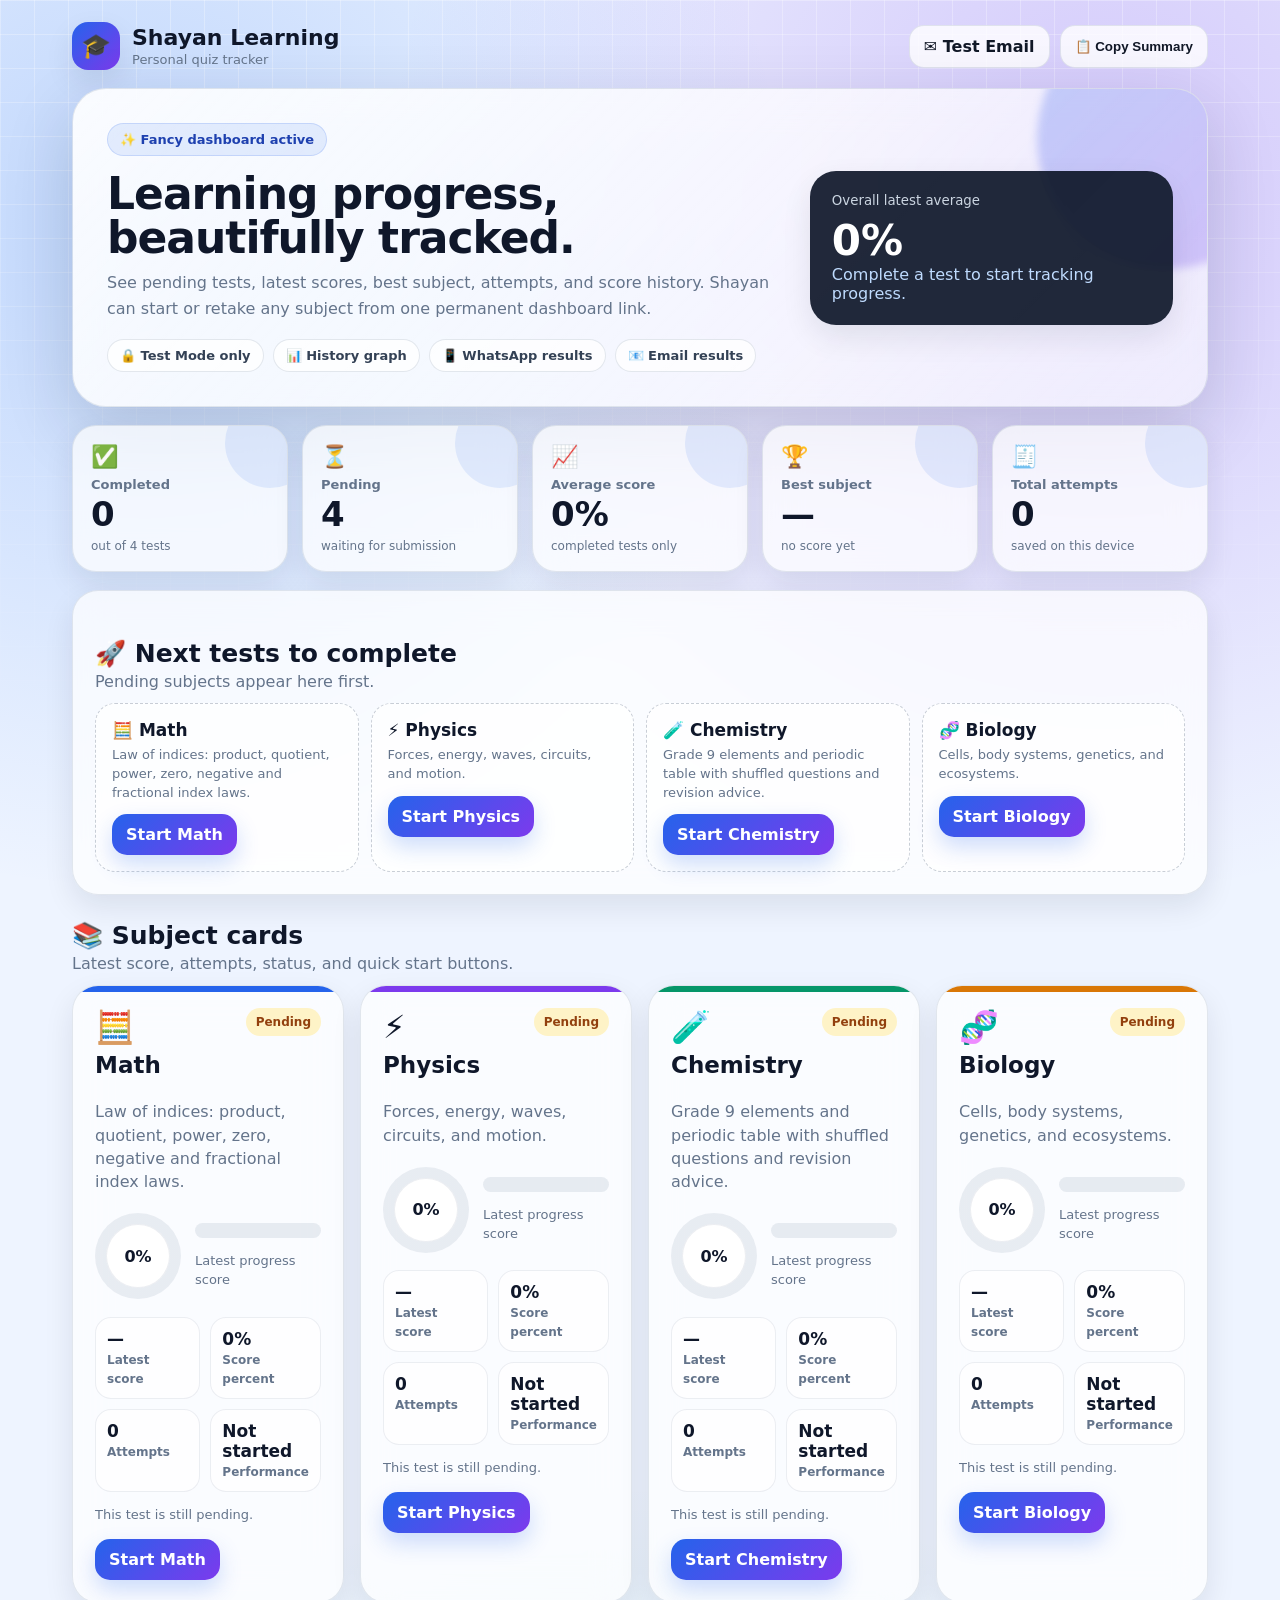
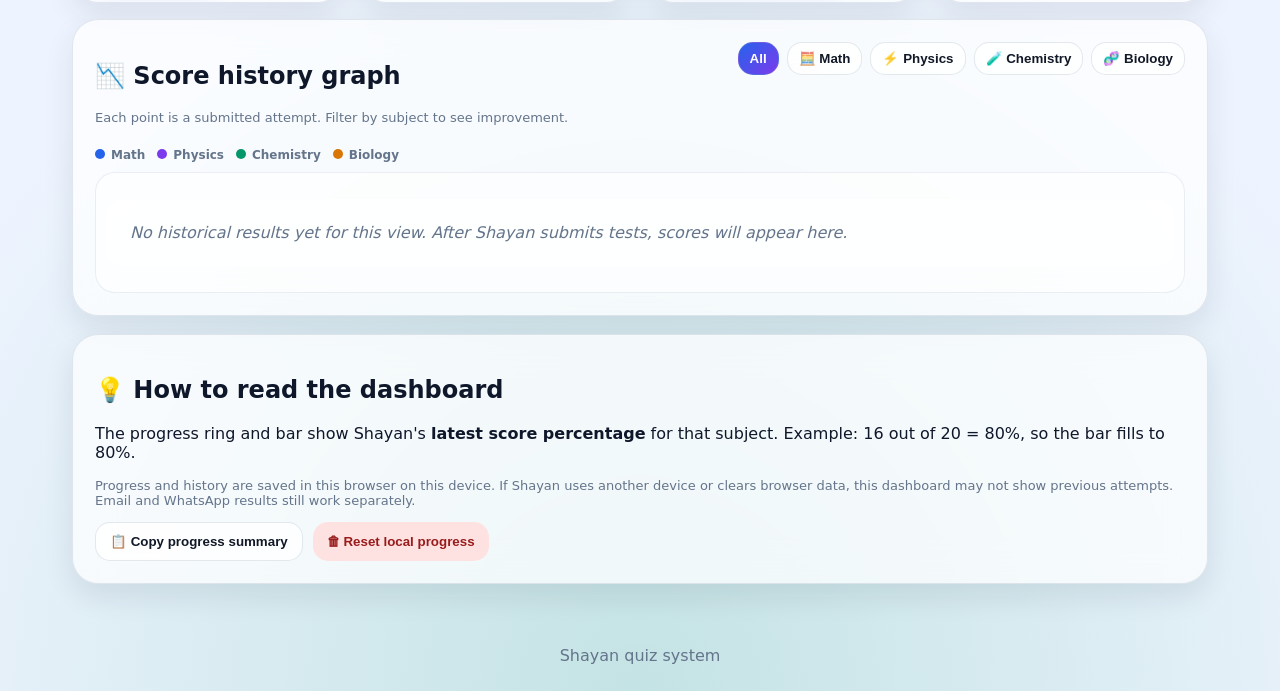
<file: index.html>
<!DOCTYPE html>
<html lang="en">
<head>
  <meta charset="UTF-8">
  <meta name="viewport" content="width=device-width,initial-scale=1.0">
  <meta http-equiv="Cache-Control" content="no-cache, no-store, must-revalidate">
  <meta http-equiv="Pragma" content="no-cache">
  <meta http-equiv="Expires" content="0">
  <title>Shayan Learning Dashboard</title>
  <link rel="stylesheet" href="style.css">
  <style>
    :root{
      --ink:#0f172a;--muted:#64748b;--line:rgba(148,163,184,.25);--glass:rgba(255,255,255,.72);
      --blue:#2563eb;--violet:#7c3aed;--green:#059669;--amber:#d97706;--red:#dc2626;--cyan:#0891b2;
      --shadow:0 24px 70px rgba(15,23,42,.16);--soft:0 12px 30px rgba(15,23,42,.09);--radius:26px;
    }
    *{box-sizing:border-box}
    body{margin:0;min-height:100vh;color:var(--ink);font-family:Inter,ui-sans-serif,system-ui,-apple-system,"Segoe UI",Arial,sans-serif;background:
      radial-gradient(circle at 10% 10%,rgba(59,130,246,.26),transparent 28%),
      radial-gradient(circle at 86% 8%,rgba(124,58,237,.24),transparent 30%),
      radial-gradient(circle at 50% 100%,rgba(5,150,105,.18),transparent 34%),#eef4ff;overflow-x:hidden}
    body:before{content:"";position:fixed;inset:0;background-image:linear-gradient(rgba(255,255,255,.32) 1px,transparent 1px),linear-gradient(90deg,rgba(255,255,255,.32) 1px,transparent 1px);background-size:34px 34px;mask-image:linear-gradient(to bottom,rgba(0,0,0,.9),transparent 85%);pointer-events:none;z-index:-1}
    a{text-decoration:none}.wrap{max-width:1180px;margin:0 auto;padding:22px}.topbar{display:flex;align-items:center;justify-content:space-between;gap:16px;margin-bottom:18px}.brand{display:flex;align-items:center;gap:12px}.logo{width:48px;height:48px;border-radius:16px;background:linear-gradient(135deg,var(--blue),var(--violet));display:grid;place-items:center;color:white;font-size:24px;box-shadow:var(--soft)}.brand h1{font-size:22px;margin:0}.brand p{margin:2px 0 0;color:var(--muted);font-size:13px}.top-actions{display:flex;gap:10px;flex-wrap:wrap}.hero{position:relative;overflow:hidden;border:1px solid var(--line);border-radius:34px;padding:34px;background:linear-gradient(135deg,rgba(255,255,255,.9),rgba(255,255,255,.56));box-shadow:var(--shadow);backdrop-filter:blur(18px)}.hero:after{content:"";position:absolute;right:-90px;top:-80px;width:260px;height:260px;border-radius:50%;background:linear-gradient(135deg,rgba(37,99,235,.25),rgba(124,58,237,.25));filter:blur(4px)}.hero-content{position:relative;z-index:1;display:grid;grid-template-columns:1.5fr .8fr;gap:22px;align-items:center}.eyebrow{display:inline-flex;gap:8px;align-items:center;background:rgba(37,99,235,.1);color:#1e40af;border:1px solid rgba(37,99,235,.16);padding:8px 12px;border-radius:999px;font-size:13px;font-weight:800}.hero h2{font-size:44px;line-height:1;margin:16px 0 10px;letter-spacing:-1px}.hero p{color:var(--muted);font-size:16px;line-height:1.6;margin:0}.hero-card{background:rgba(15,23,42,.92);color:white;border-radius:26px;padding:22px;box-shadow:var(--soft)}.hero-card small{display:block;color:#cbd5e1;margin-bottom:8px}.hero-card strong{display:block;font-size:42px}.hero-card span{color:#bfdbfe}.chips{display:flex;gap:9px;flex-wrap:wrap;margin-top:18px}.chip{font-size:13px;font-weight:800;border-radius:999px;padding:8px 12px;background:rgba(255,255,255,.75);border:1px solid var(--line);color:#334155}
    .btn,button{border:0;border-radius:15px;padding:11px 14px;font-weight:900;cursor:pointer;background:linear-gradient(135deg,var(--blue),var(--violet));color:white;box-shadow:0 10px 22px rgba(37,99,235,.22);display:inline-flex;align-items:center;gap:8px}.btn.secondary,button.secondary{background:rgba(255,255,255,.8);color:#111827;border:1px solid var(--line);box-shadow:none}.btn.danger,button.danger{background:#fee2e2;color:#991b1b;box-shadow:none}.btn:hover,button:hover{transform:translateY(-1px);filter:brightness(.99)}
    .summary{display:grid;grid-template-columns:repeat(5,1fr);gap:14px;margin:18px 0}.metric{position:relative;overflow:hidden;border:1px solid var(--line);background:var(--glass);backdrop-filter:blur(18px);border-radius:24px;padding:18px;box-shadow:var(--soft)}.metric:before{content:"";position:absolute;right:-28px;top:-28px;width:90px;height:90px;border-radius:50%;background:rgba(37,99,235,.1)}.metric .icon{font-size:22px}.metric span{display:block;color:var(--muted);font-size:13px;font-weight:800;margin-top:8px}.metric strong{display:block;font-size:34px;line-height:1.05;margin-top:5px}.metric small{display:block;color:var(--muted);font-size:12px;margin-top:6px}.section-title{display:flex;justify-content:space-between;align-items:flex-end;gap:14px;margin:26px 0 12px}.section-title h2{margin:0;font-size:25px}.section-title p{margin:4px 0 0;color:var(--muted)}.panel,.subject,.chart{border:1px solid var(--line);background:var(--glass);backdrop-filter:blur(18px);border-radius:var(--radius);padding:22px;box-shadow:var(--soft)}.next-list{display:grid;grid-template-columns:repeat(auto-fit,minmax(220px,1fr));gap:12px}.next-item{background:rgba(255,255,255,.72);border:1px dashed rgba(100,116,139,.35);border-radius:20px;padding:16px}.next-item b{display:block;font-size:17px}.next-item span{display:block;color:var(--muted);font-size:13px;line-height:1.45;margin:6px 0 12px}.grid{display:grid;grid-template-columns:repeat(auto-fit,minmax(255px,1fr));gap:16px}.subject{position:relative;overflow:hidden}.subject:before{content:"";position:absolute;inset:0 0 auto;height:6px;background:var(--accent,#2563eb)}.subject-top{display:flex;justify-content:space-between;align-items:flex-start;gap:10px}.subject h3{font-size:23px;margin:6px 0}.subject p{color:var(--muted);line-height:1.45}.emoji{font-size:32px}.badge{border-radius:999px;padding:7px 10px;font-size:12px;font-weight:900}.badge.done{background:#dcfce7;color:#166534}.badge.pending{background:#fef3c7;color:#92400e}.badge.review{background:#fee2e2;color:#991b1b}.bar{height:15px;background:rgba(148,163,184,.2);border-radius:999px;overflow:hidden;margin:14px 0}.fill{height:100%;width:0%;border-radius:999px;transition:width .55s ease}.stats{display:grid;grid-template-columns:1fr 1fr;gap:10px;margin:14px 0}.stat{border:1px solid rgba(148,163,184,.18);background:rgba(255,255,255,.65);border-radius:16px;padding:11px}.stat b{display:block;font-size:17px}.stat span{font-size:12px;color:var(--muted);font-weight:700}.ring-row{display:flex;align-items:center;gap:14px}.ring{--p:0;--c:#2563eb;width:86px;height:86px;border-radius:50%;background:conic-gradient(var(--c) calc(var(--p)*1%),rgba(148,163,184,.18) 0);display:grid;place-items:center;flex:0 0 auto}.ring:before{content:attr(data-label);width:64px;height:64px;border-radius:50%;background:#fff;display:grid;place-items:center;font-weight:900;color:var(--ink);box-shadow:inset 0 0 0 1px rgba(148,163,184,.18)}.actions{display:flex;gap:10px;flex-wrap:wrap;margin-top:14px}.chart{margin-top:16px}.chart-head{display:flex;justify-content:space-between;gap:12px;align-items:flex-start;flex-wrap:wrap}.filters{display:flex;gap:8px;flex-wrap:wrap}.filters button{padding:8px 11px;background:rgba(255,255,255,.78);color:#111827;box-shadow:none;border:1px solid var(--line)}.filters button.active{background:linear-gradient(135deg,var(--blue),var(--violet));color:white}.legend{display:flex;gap:12px;flex-wrap:wrap;margin:10px 0}.legend span{font-size:12px;color:var(--muted);font-weight:800}.dot{display:inline-block;width:10px;height:10px;border-radius:999px;margin-right:6px}.graph-wrap{overflow-x:auto;background:rgba(255,255,255,.6);border:1px solid rgba(148,163,184,.18);border-radius:20px;padding:10px}.chart svg{width:100%;min-width:650px;height:320px}.empty{color:var(--muted);font-style:italic;padding:24px;background:rgba(255,255,255,.65);border-radius:18px}.history-table{width:100%;border-collapse:separate;border-spacing:0;margin-top:12px;overflow:hidden;border-radius:18px}.history-table th,.history-table td{border-bottom:1px solid rgba(148,163,184,.2);text-align:left;padding:12px;font-size:14px;background:rgba(255,255,255,.55)}.history-table th{color:var(--muted);font-size:12px;text-transform:uppercase;background:rgba(241,245,249,.9)}.small{font-size:13px;color:var(--muted)}footer{text-align:center;color:var(--muted);padding:26px}.sparkle{animation:floaty 4s ease-in-out infinite}@keyframes floaty{0%,100%{transform:translateY(0)}50%{transform:translateY(-7px)}}
    @media(max-width:980px){.summary{grid-template-columns:repeat(2,1fr)}.hero-content{grid-template-columns:1fr}.hero h2{font-size:36px}}
    @media(max-width:640px){.wrap{padding:14px}.topbar{align-items:flex-start;flex-direction:column}.summary{grid-template-columns:1fr}.hero{padding:22px}.hero h2{font-size:30px}.stats{grid-template-columns:1fr}.history-table{display:block;overflow-x:auto}.metric strong{font-size:28px}.ring-row{align-items:flex-start}.ring{width:76px;height:76px}.ring:before{width:56px;height:56px}}
  </style>
  <script>if(location.pathname.endsWith('/index.html')){history.replaceState(null,'','/Shayan-quiz-agent/')}</script>
</head>
<body>
  <div class="wrap">
    <nav class="topbar">
      <div class="brand"><div class="logo sparkle">🎓</div><div><h1>Shayan Learning</h1><p>Personal quiz tracker</p></div></div>
      <div class="top-actions"><a class="btn secondary" href="test-email.html">✉️ Test Email</a><button class="secondary" onclick="copySummary()">📋 Copy Summary</button></div>
    </nav>

    <section class="hero">
      <div class="hero-content">
        <div>
          <span class="eyebrow">✨ Fancy dashboard active</span>
          <h2>Learning progress, beautifully tracked.</h2>
          <p>See pending tests, latest scores, best subject, attempts, and score history. Shayan can start or retake any subject from one permanent dashboard link.</p>
          <div class="chips"><span class="chip">🔒 Test Mode only</span><span class="chip">📊 History graph</span><span class="chip">📱 WhatsApp results</span><span class="chip">📧 Email results</span></div>
        </div>
        <div class="hero-card">
          <small>Overall latest average</small>
          <strong id="heroAverage">0%</strong>
          <span id="heroMessage">Complete a test to start tracking progress.</span>
        </div>
      </div>
    </section>

    <section class="summary">
      <div class="metric"><div class="icon">✅</div><span>Completed</span><strong id="completedCount">0</strong><small id="completedHelp">out of 4 tests</small></div>
      <div class="metric"><div class="icon">⏳</div><span>Pending</span><strong id="pendingCount">4</strong><small>waiting for submission</small></div>
      <div class="metric"><div class="icon">📈</div><span>Average score</span><strong id="averageScore">0%</strong><small>completed tests only</small></div>
      <div class="metric"><div class="icon">🏆</div><span>Best subject</span><strong id="bestSubject">—</strong><small id="bestScore">no score yet</small></div>
      <div class="metric"><div class="icon">🧾</div><span>Total attempts</span><strong id="totalAttempts">0</strong><small>saved on this device</small></div>
    </section>

    <section class="panel" id="nextPanel">
      <div class="section-title"><div><h2>🚀 Next tests to complete</h2><p>Pending subjects appear here first.</p></div></div>
      <div class="next-list" id="nextList"></div>
    </section>

    <div class="section-title"><div><h2>📚 Subject cards</h2><p>Latest score, attempts, status, and quick start buttons.</p></div></div>
    <section class="grid" id="subjectGrid"></section>

    <section class="chart">
      <div class="chart-head">
        <div><h2>📉 Score history graph</h2><p class="small">Each point is a submitted attempt. Filter by subject to see improvement.</p></div>
        <div class="filters" id="filters"></div>
      </div>
      <div class="legend" id="legend"></div>
      <div class="graph-wrap"><div id="historyGraph"></div></div>
      <div id="historyList"></div>
    </section>

    <section class="panel" style="margin-top:18px">
      <h2>💡 How to read the dashboard</h2>
      <p>The progress ring and bar show Shayan's <b>latest score percentage</b> for that subject. Example: 16 out of 20 = 80%, so the bar fills to 80%.</p>
      <p class="small">Progress and history are saved in this browser on this device. If Shayan uses another device or clears browser data, this dashboard may not show previous attempts. Email and WhatsApp results still work separately.</p>
      <div class="actions"><button class="secondary" onclick="copySummary()">📋 Copy progress summary</button><button class="danger" onclick="resetProgress()">🗑 Reset local progress</button></div>
    </section>
  </div>
  <footer>Shayan quiz system</footer>

  <script>
    if('serviceWorker' in navigator){navigator.serviceWorker.register('sw.js').catch(()=>{})}
    const SUBJECTS=[
      {id:'math',icon:'🧮',title:'Math',desc:'Law of indices: product, quotient, power, zero, negative and fractional index laws.',url:'math.html',color:'#2563eb'},
      {id:'physics',icon:'⚡',title:'Physics',desc:'Forces, energy, waves, circuits, and motion.',url:'physics.html',color:'#7c3aed'},
      {id:'chemistry',icon:'🧪',title:'Chemistry',desc:'Grade 9 elements and periodic table with shuffled questions and revision advice.',url:'chemistry.html',color:'#059669'},
      {id:'biology',icon:'🧬',title:'Biology',desc:'Cells, body systems, genetics, and ecosystems.',url:'biology.html',color:'#d97706'}
    ];
    const KEY='shayanQuizProgress';
    let activeSubject='all';

    function loadProgress(){try{return JSON.parse(localStorage.getItem(KEY)||'{}')}catch(e){return {}}}
    function clamp(n){return Math.max(0,Math.min(100,Number(n)||0))}
    function subject(id){return SUBJECTS.find(x=>x.id===id)||{title:id,color:'#2563eb',icon:'📘'}}
    function latest(r){return r&&r.completed?r:null}
    function getAttempts(p){let out=[];SUBJECTS.forEach(s=>{let r=p[s.id];if(!r)return;let h=Array.isArray(r.history)?r.history:[];if(h.length){h.forEach(a=>out.push({...a,subjectId:s.id,title:s.title}))}else if(r.completed){out.push({...r,subjectId:s.id,title:s.title,ts:0})}});return out.sort((a,b)=>(a.ts||0)-(b.ts||0))}
    function performanceClass(pct){pct=Number(pct)||0;if(pct>=75)return 'done';if(pct>=60)return 'pending';return 'review'}
    function bar(p,color){return '<div class="bar"><div class="fill" style="width:'+clamp(p)+'%;background:linear-gradient(90deg,'+color+'88,'+color+')"></div></div>'}
    function ring(p,color){p=clamp(p);return '<div class="ring" data-label="'+p+'%" style="--p:'+p+';--c:'+color+'"></div>'}

    function renderSummary(p,attempts){
      let completed=0,totalScore=0,best=null;
      SUBJECTS.forEach(s=>{let r=latest(p[s.id]);if(r){completed++;totalScore+=Number(r.percentage)||0;if(!best||Number(r.percentage)>Number(best.percentage))best={...r,title:s.title}}});
      let avg=completed?Math.round(totalScore/completed):0;
      document.getElementById('completedCount').textContent=completed;
      document.getElementById('pendingCount').textContent=SUBJECTS.length-completed;
      document.getElementById('averageScore').textContent=avg+'%';
      document.getElementById('heroAverage').textContent=avg+'%';
      document.getElementById('heroMessage').textContent=completed?('Based on '+completed+' completed test'+(completed>1?'s.':'.')):'Complete a test to start tracking progress.';
      document.getElementById('bestSubject').textContent=best?best.title:'—';
      document.getElementById('bestScore').textContent=best?best.percentage+'% latest score':'no score yet';
      document.getElementById('totalAttempts').textContent=attempts.length;
    }

    function renderNext(p){
      let pending=SUBJECTS.filter(s=>!(p[s.id]&&p[s.id].completed));
      let box=document.getElementById('nextList');
      if(!pending.length){box.innerHTML='<div class="next-item"><b>🎉 All tests completed</b><span>Great work. Shayan can retake any test to improve scores and build the history graph.</span><div class="actions"><a class="btn" href="math.html">Retake Math</a></div></div>';return}
      box.innerHTML=pending.map(s=>'<div class="next-item"><b>'+s.icon+' '+s.title+'</b><span>'+s.desc+'</span><a class="btn" href="'+s.url+'">Start '+s.title+'</a></div>').join('');
    }

    function renderSubjects(p){
      let grid=document.getElementById('subjectGrid');grid.innerHTML='';
      SUBJECTS.forEach(s=>{
        let r=latest(p[s.id]);let done=!!r;let pct=done?clamp(r.percentage):0;let attempts=p[s.id]&&Array.isArray(p[s.id].history)?p[s.id].history.length:(done?1:0);let badge=done?(pct>=60?'Completed':'Needs review'):'Pending';let cls=done?performanceClass(pct):'pending';
        grid.innerHTML+='<div class="subject" style="--accent:'+s.color+'"><div class="subject-top"><div><div class="emoji">'+s.icon+'</div><h3>'+s.title+'</h3></div><span class="badge '+cls+'">'+badge+'</span></div><p>'+s.desc+'</p><div class="ring-row">'+ring(pct,s.color)+'<div style="flex:1">'+bar(pct,s.color)+'<p class="small">Latest progress score</p></div></div><div class="stats"><div class="stat"><b>'+(done?(r.score+'/'+r.total):'—')+'</b><span>Latest score</span></div><div class="stat"><b>'+(done?(pct+'%'):'0%')+'</b><span>Score percent</span></div><div class="stat"><b>'+attempts+'</b><span>Attempts</span></div><div class="stat"><b>'+(done?r.performance:'Not started')+'</b><span>Performance</span></div></div><p class="small">'+(done?('Last submitted: '+r.submittedAt):'This test is still pending.')+'</p><div class="actions"><a class="btn" href="'+s.url+'">'+(done?'Retake':'Start')+' '+s.title+'</a></div></div>';
      });
    }

    function renderFilters(){
      let f=document.getElementById('filters');
      let buttons=['all',...SUBJECTS.map(s=>s.id)];
      f.innerHTML=buttons.map(id=>'<button class="'+(activeSubject===id?'active':'')+'" onclick="setFilter(\''+id+'\')">'+(id==='all'?'All':subject(id).icon+' '+subject(id).title)+'</button>').join('');
      document.getElementById('legend').innerHTML=SUBJECTS.map(s=>'<span><i class="dot" style="background:'+s.color+'"></i>'+s.title+'</span>').join('');
    }
    function setFilter(id){activeSubject=id;render()}

    function renderHistory(allAttempts){
      renderFilters();
      let attempts=activeSubject==='all'?allAttempts:allAttempts.filter(a=>a.subjectId===activeSubject);
      let g=document.getElementById('historyGraph'),list=document.getElementById('historyList');
      if(!attempts.length){g.innerHTML='<p class="empty">No historical results yet for this view. After Shayan submits tests, scores will appear here.</p>';list.innerHTML='';return}
      let w=900,h=315,pad=48;let pts=attempts.map((a,i)=>{let x=pad+(attempts.length===1?0.5:(i/(attempts.length-1)))*(w-2*pad);let y=h-pad-(clamp(a.percentage)/100)*(h-2*pad);return {x,y,a,i}});
      let gridLines=[0,25,50,75,100].map(v=>{let y=h-pad-(v/100)*(h-2*pad);return '<line x1="'+pad+'" y1="'+y+'" x2="'+(w-pad)+'" y2="'+y+'" stroke="rgba(148,163,184,.28)"/><text x="10" y="'+(y+4)+'" font-size="12" fill="#64748b">'+v+'%</text>'}).join('');
      let lines=activeSubject==='all'?SUBJECTS.map(s=>{let sp=pts.filter(p=>p.a.subjectId===s.id);if(!sp.length)return '';return '<polyline points="'+sp.map(p=>p.x+','+p.y).join(' ')+'" fill="none" stroke="'+s.color+'" stroke-width="4" stroke-linecap="round" stroke-linejoin="round"/>'}).join(''):'<polyline points="'+pts.map(p=>p.x+','+p.y).join(' ')+'" fill="none" stroke="'+subject(activeSubject).color+'" stroke-width="4" stroke-linecap="round" stroke-linejoin="round"/>';
      let circles=pts.map(p=>'<circle cx="'+p.x+'" cy="'+p.y+'" r="7" fill="'+subject(p.a.subjectId).color+'" stroke="white" stroke-width="3"><title>'+subject(p.a.subjectId).title+': '+p.a.percentage+'% on '+(p.a.submittedAt||'')+'</title></circle>').join('');
      let labels=pts.map(p=>'<text x="'+p.x+'" y="'+(h-12)+'" text-anchor="middle" font-size="11" fill="#64748b">'+(p.i+1)+'</text>').join('');
      g.innerHTML='<svg viewBox="0 0 '+w+' '+h+'" role="img" aria-label="Score history graph">'+gridLines+'<line x1="'+pad+'" y1="'+pad+'" x2="'+pad+'" y2="'+(h-pad)+'" stroke="#94a3b8"/><line x1="'+pad+'" y1="'+(h-pad)+'" x2="'+(w-pad)+'" y2="'+(h-pad)+'" stroke="#94a3b8"/>'+lines+circles+labels+'</svg>';
      let recent=[...attempts].reverse().slice(0,10);
      list.innerHTML='<h3>Recent attempts</h3><table class="history-table"><thead><tr><th>#</th><th>Subject</th><th>Score</th><th>Percent</th><th>Performance</th><th>Submitted</th></tr></thead><tbody>'+recent.map((a,i)=>'<tr><td>'+(recent.length-i)+'</td><td>'+subject(a.subjectId).icon+' '+subject(a.subjectId).title+'</td><td>'+a.score+'/'+a.total+'</td><td><b>'+a.percentage+'%</b></td><td>'+a.performance+'</td><td>'+(a.submittedAt||'')+'</td></tr>').join('')+'</tbody></table>';
    }

    function copySummary(){
      let p=loadProgress();let lines=['Shayan quiz progress summary'];
      SUBJECTS.forEach(s=>{let r=latest(p[s.id]);lines.push(s.title+': '+(r?(r.score+'/'+r.total+' ('+r.percentage+'%) - '+r.performance):'Pending'))});
      if(navigator.clipboard){navigator.clipboard.writeText(lines.join('\n')).then(()=>alert('Progress summary copied.')).catch(()=>alert(lines.join('\n')))}else{alert(lines.join('\n'))}
    }
    function resetProgress(){if(confirm('Clear saved dashboard progress and history on this device?')){localStorage.removeItem(KEY);render()}}
    function render(){let p=loadProgress();let attempts=getAttempts(p);renderSummary(p,attempts);renderNext(p);renderSubjects(p);renderHistory(attempts)}
    render();
  </script>
</body>
</html>
</file>
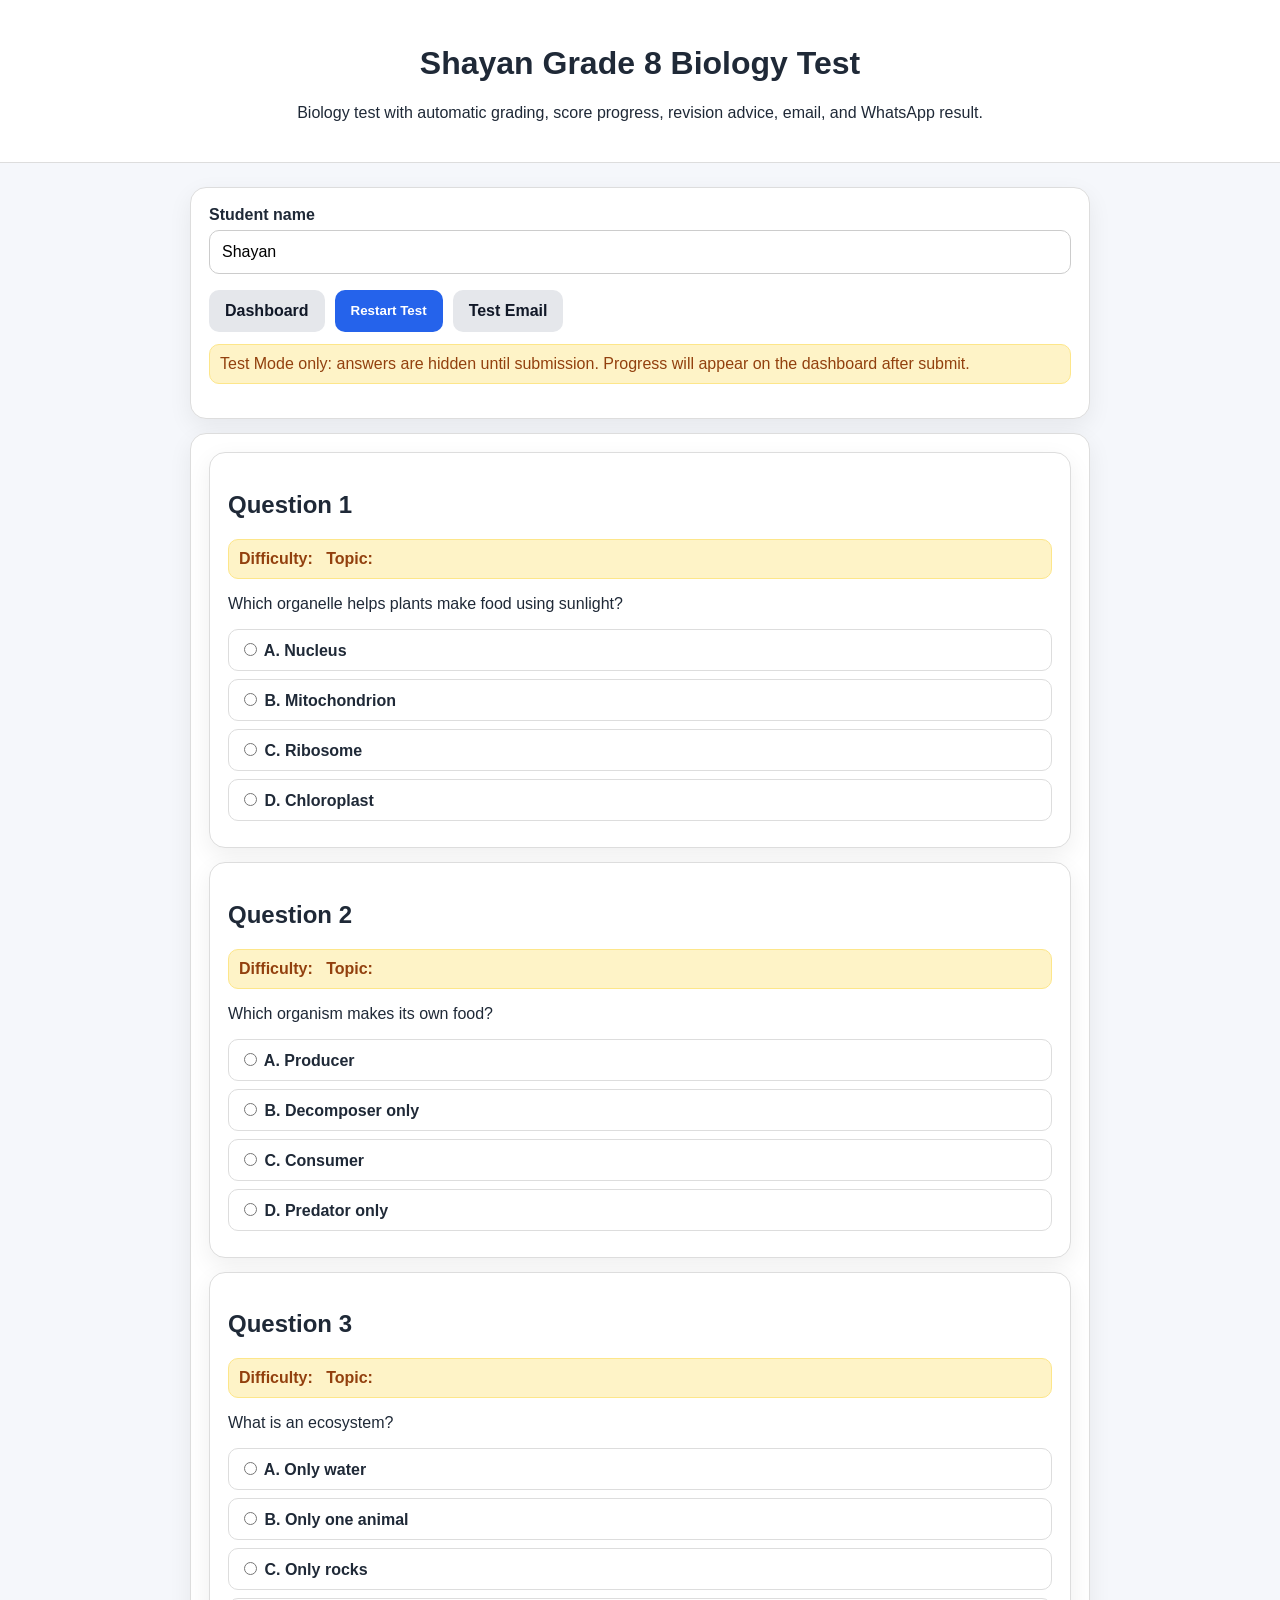
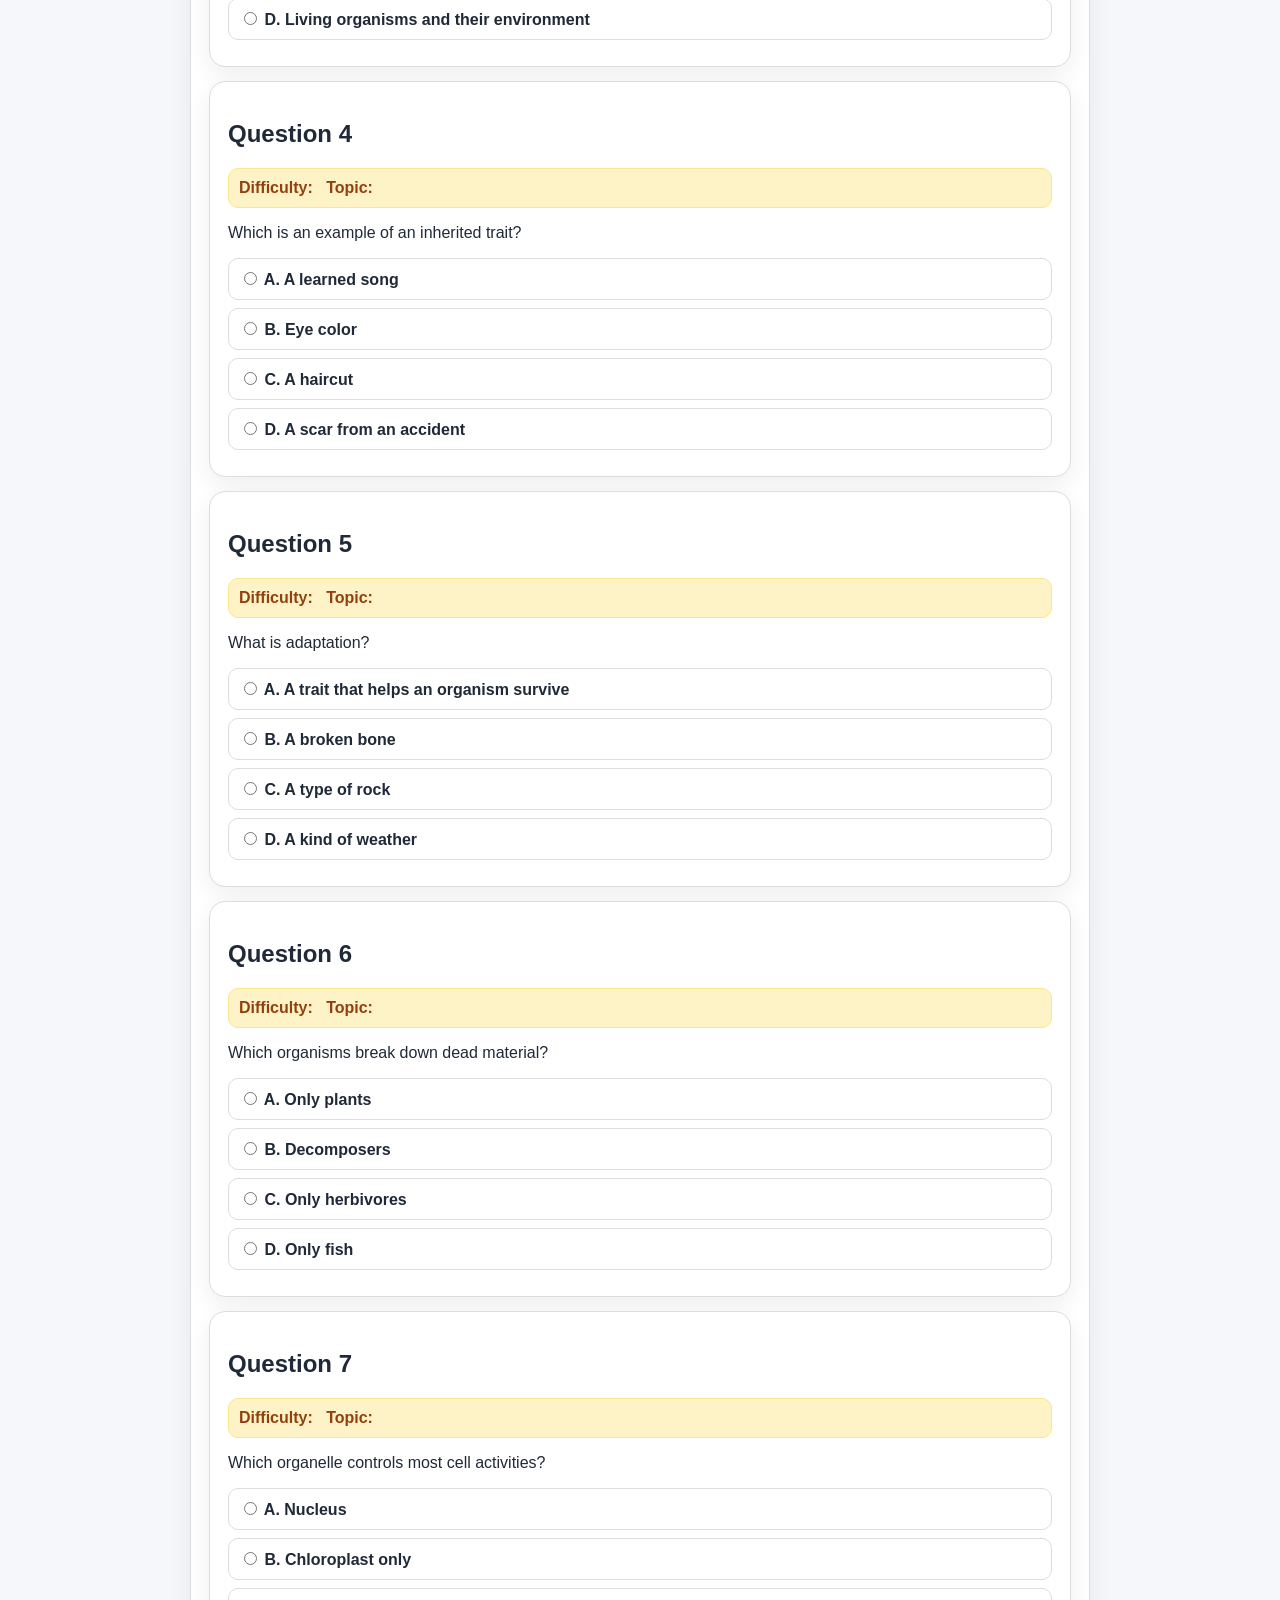
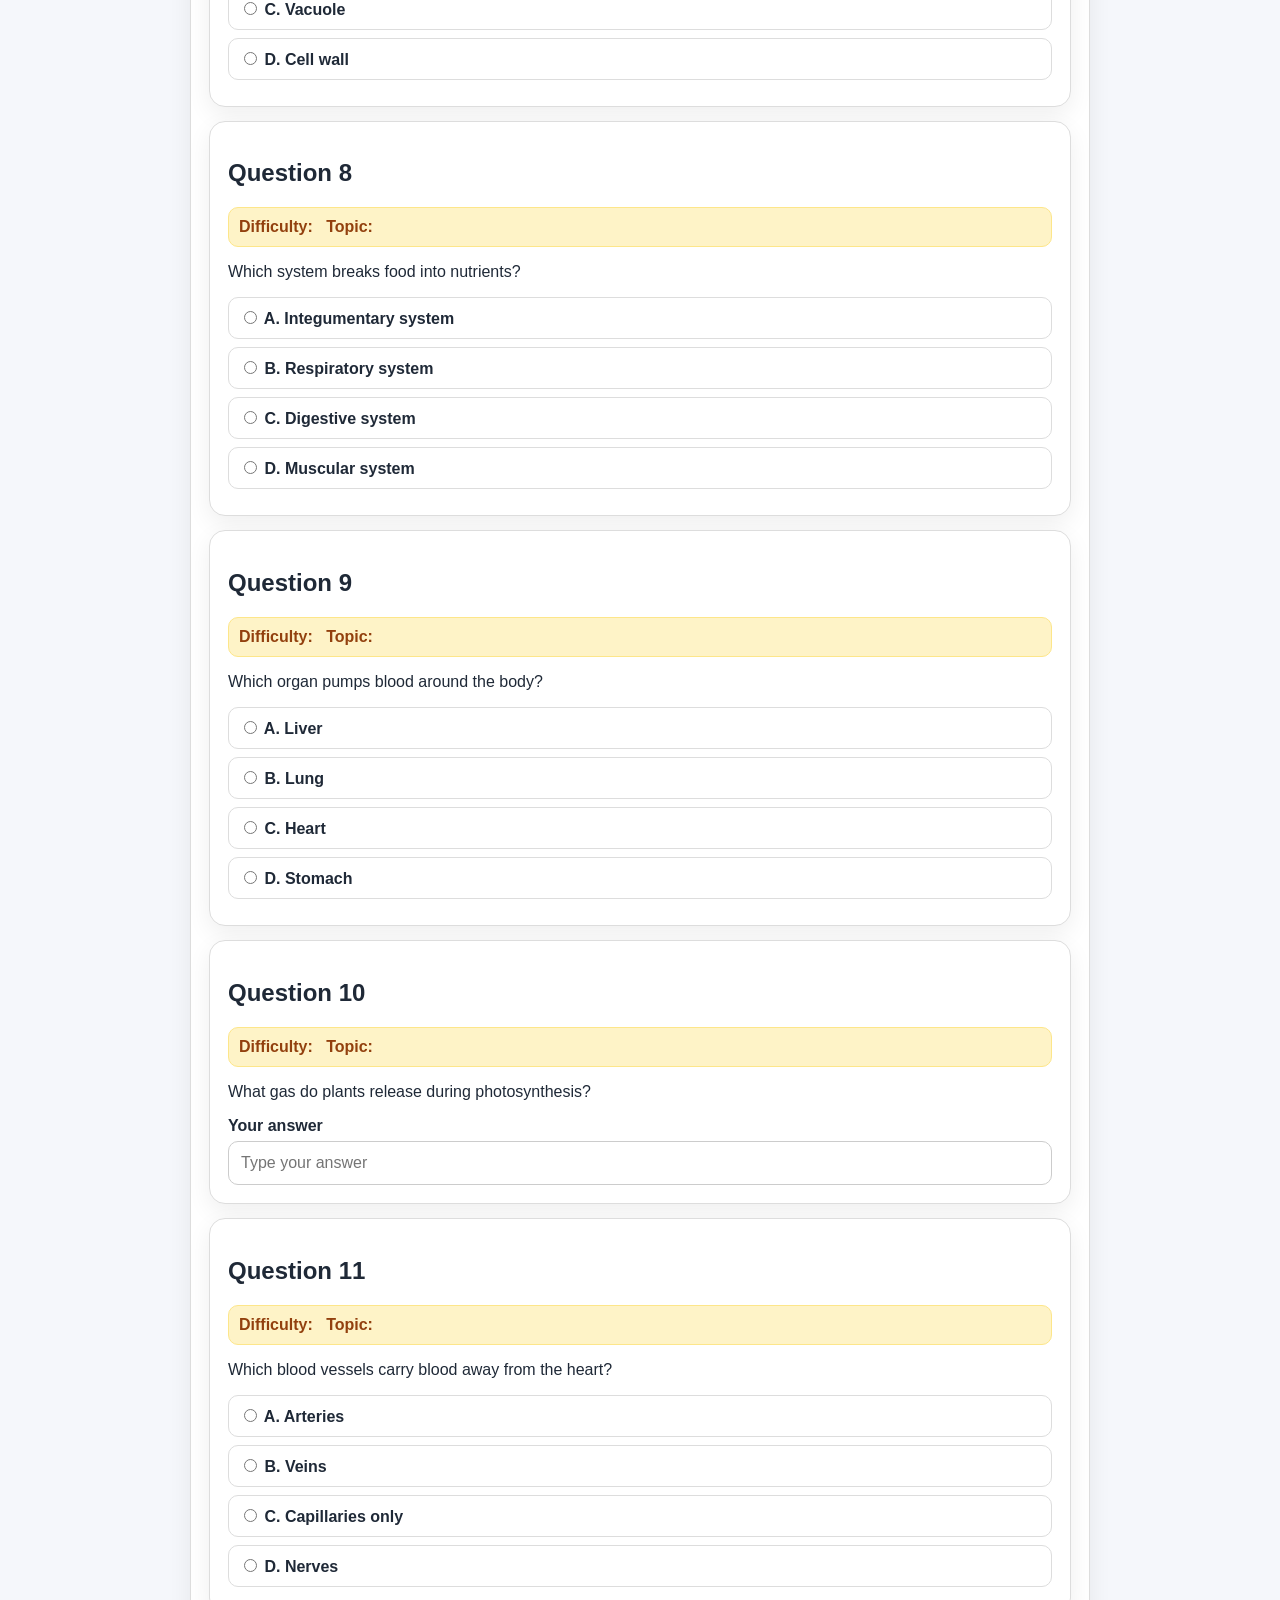
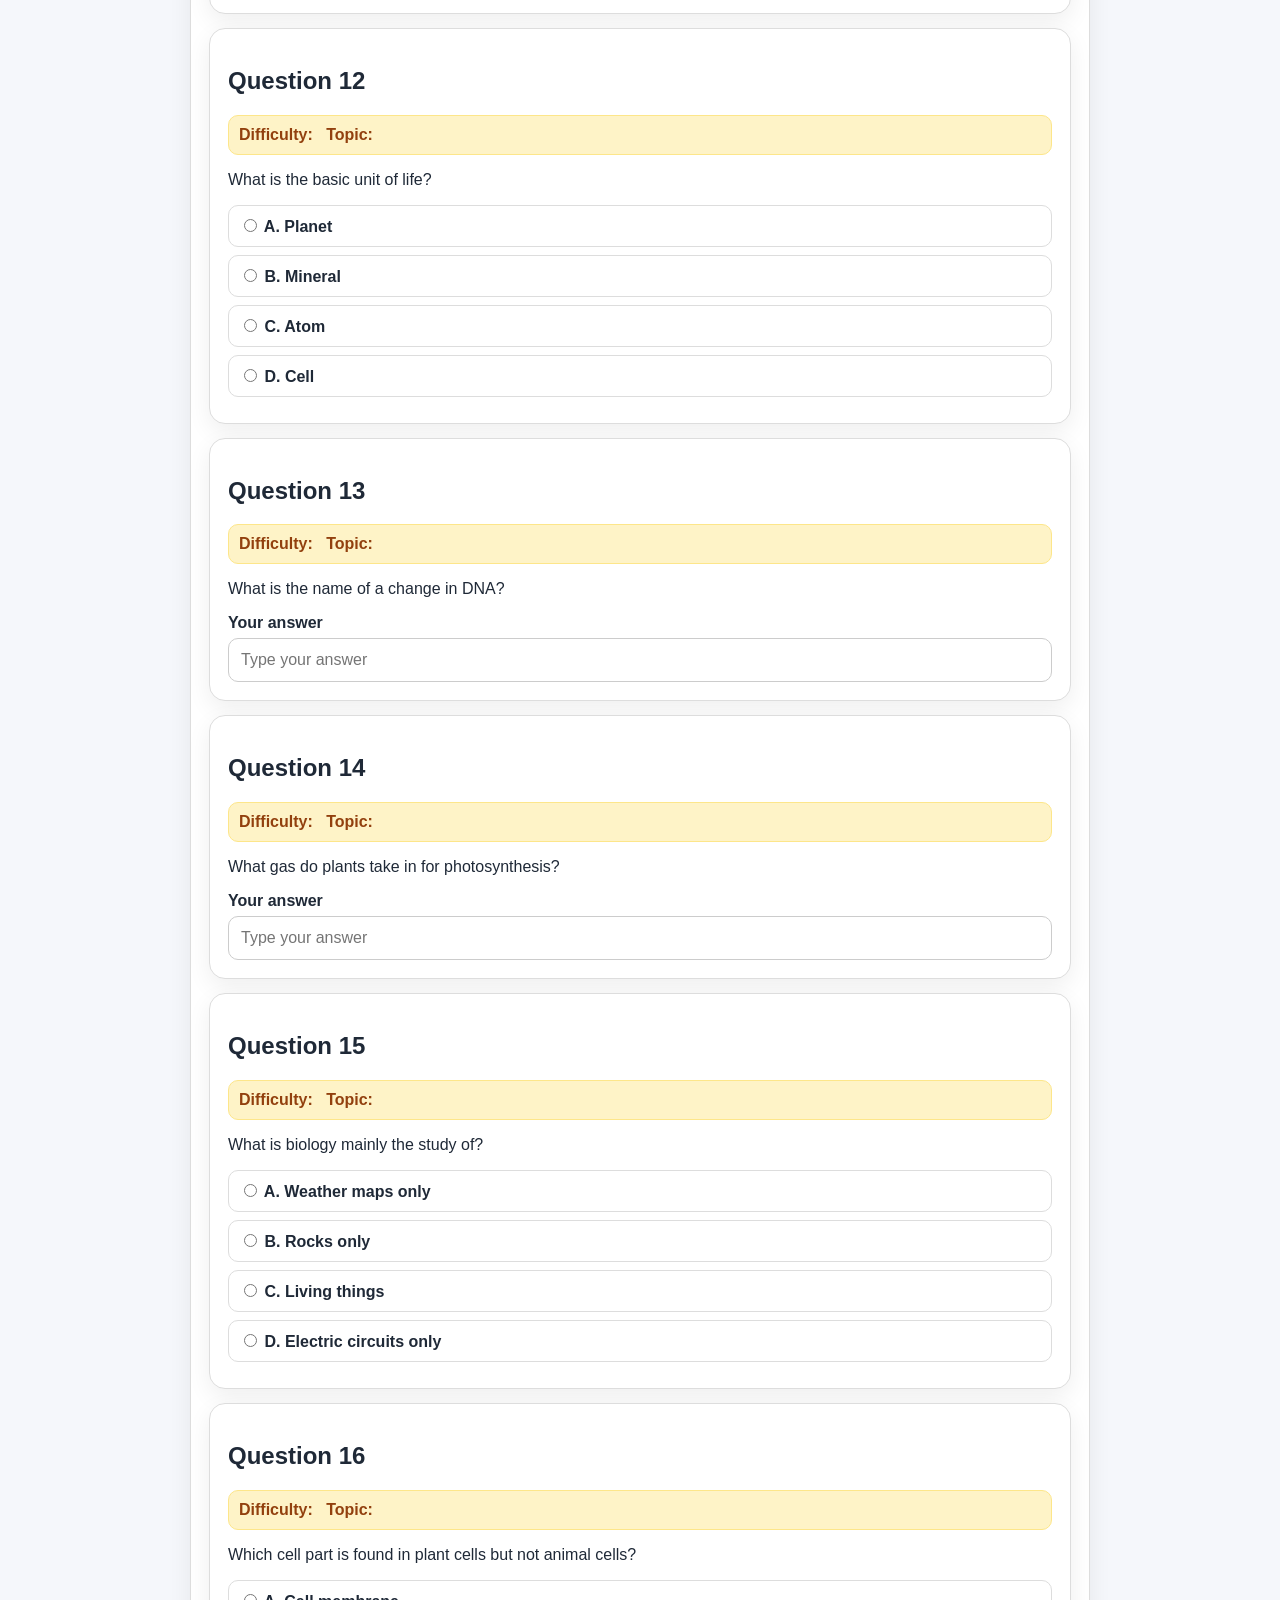
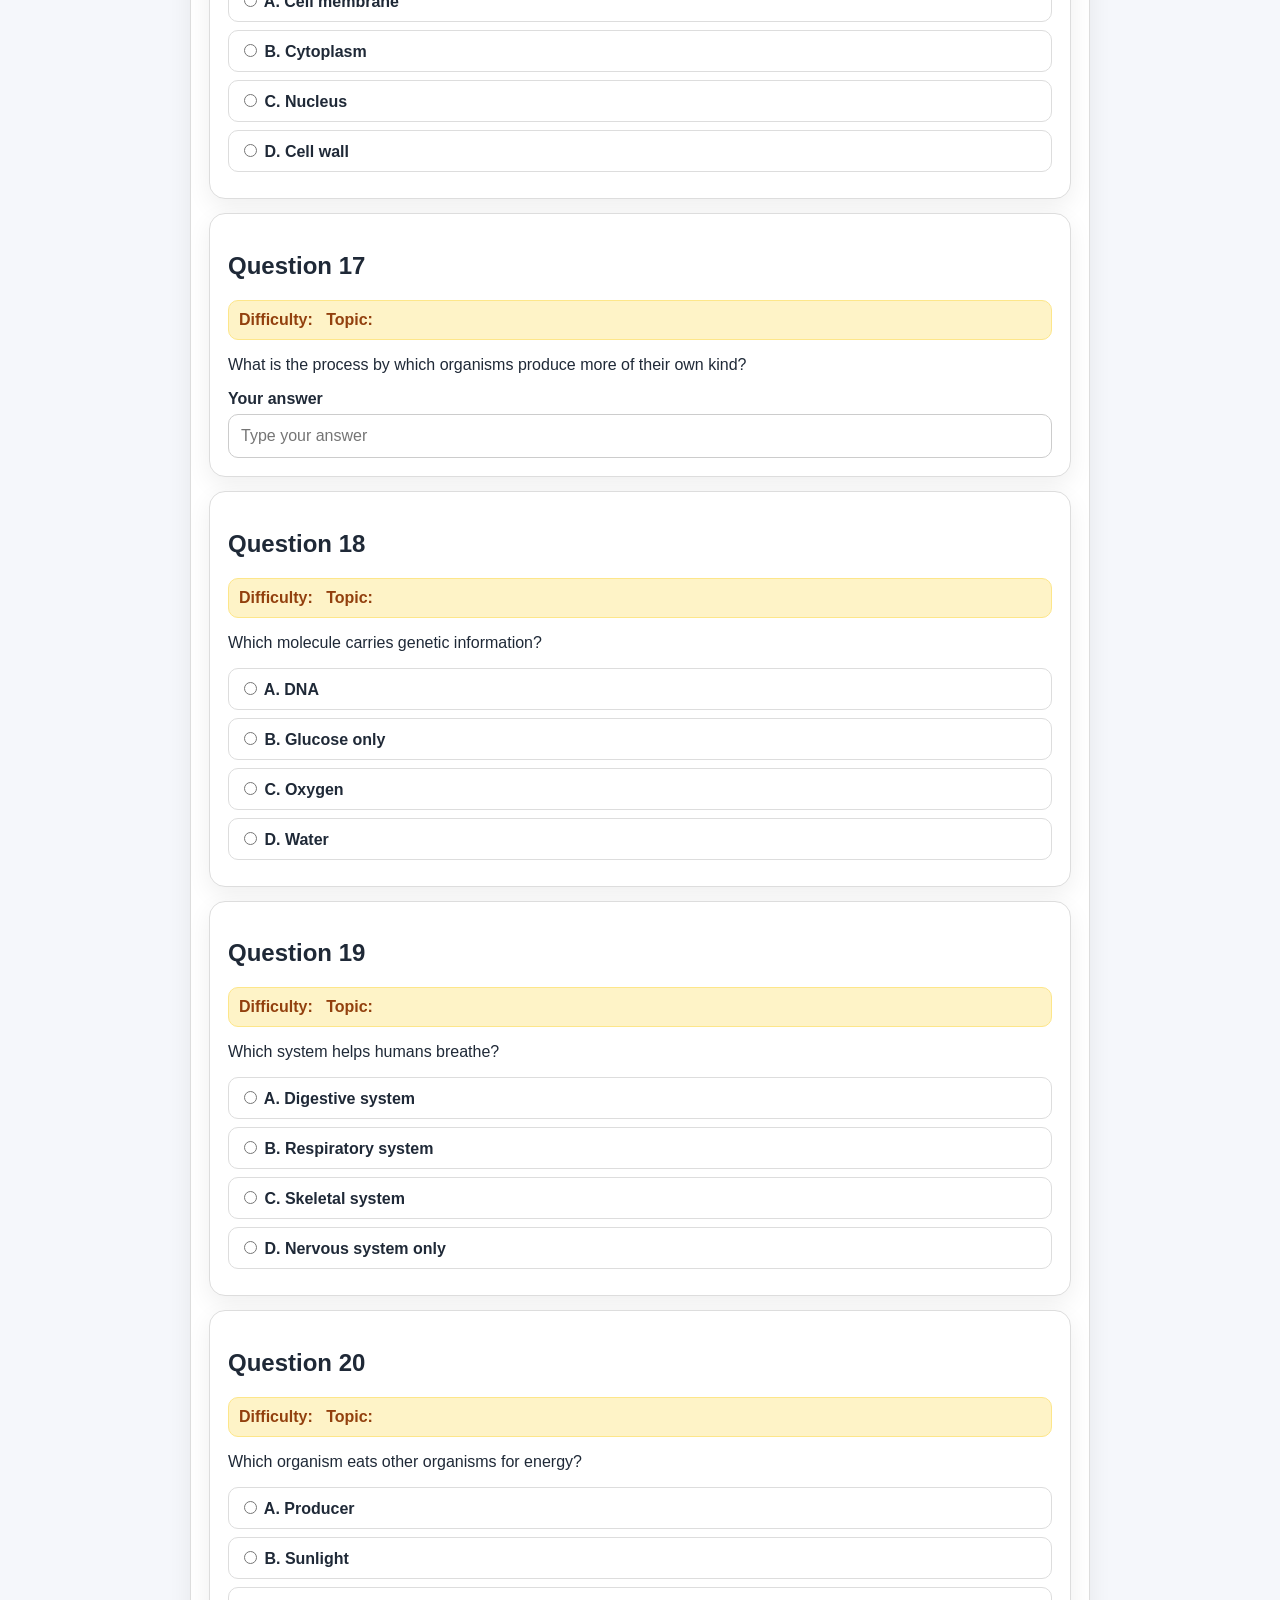
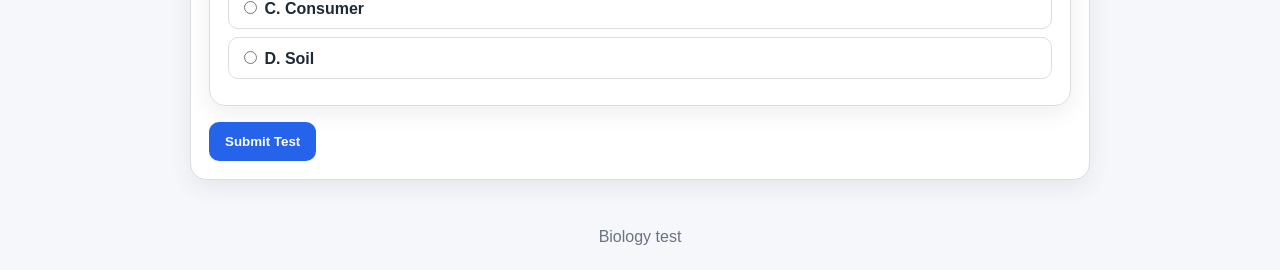
<file: biology.html>
<!DOCTYPE html><html lang="en"><head><meta charset="UTF-8"><meta name="viewport" content="width=device-width,initial-scale=1.0"><meta http-equiv="Cache-Control" content="no-cache, no-store, must-revalidate"><meta http-equiv="Pragma" content="no-cache"><meta http-equiv="Expires" content="0"><title>Shayan Grade 8 Biology Test</title><link rel="stylesheet" href="style.css?v=progress1"></head><body><header><h1 id="pageTitle">Shayan Grade 8 Biology Test</h1><p id="pageSub">Loading...</p></header><main><section class="panel"><label for="studentName">Student name</label><input id="studentName" type="text" value="Shayan"><div class="buttons"><a class="button secondary" href="index.html?v=progress1">Dashboard</a><button onclick="location.reload()">Restart Test</button><a class="button secondary" href="test-email.html" target="_blank">Test Email</a></div><p class="note">Test Mode only: answers are hidden until submission. Progress will appear on the dashboard after submit.</p></section><form id="quizForm" class="panel" onsubmit="gradeQuiz(event)"><div id="quizContainer">Loading questions...</div><div class="buttons"><button type="submit">Submit Test</button><button id="showAnswersBtn" type="button" class="secondary" onclick="showAnswers()">Review Answers</button></div><div id="resultBox" class="result"></div></form></main><footer>Biology test</footer><script>window.SUBJECT_QUIZ_CONFIG={subjectId:'biology',shortTitle:'Biology',title:'Shayan Grade 8 Biology Test',subtitle:'Biology test with automatic grading, score progress, revision advice, email, and WhatsApp result.',questionFile:'questions-biology.json'};</script><script src="config.js?v=progress1"></script><script src="quiz-engine.js?v=progress1"></script></body></html>
</file>
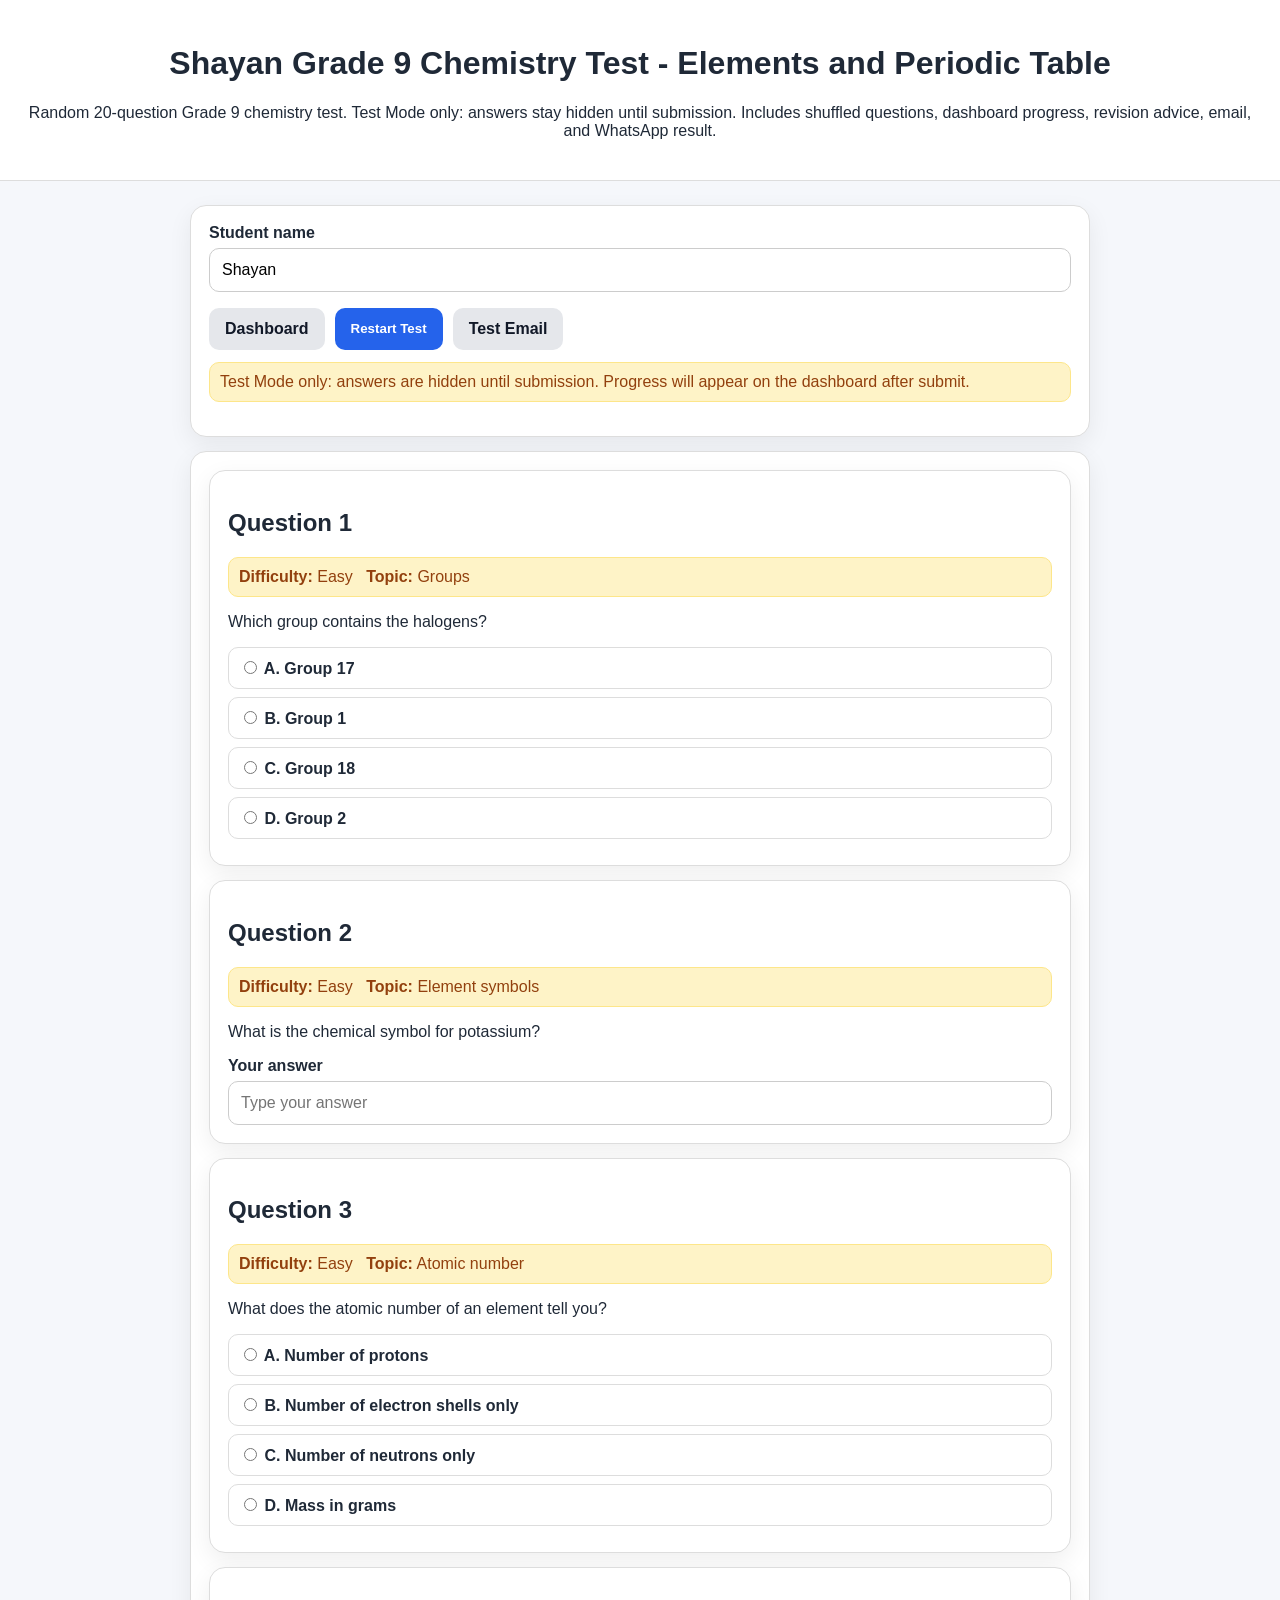
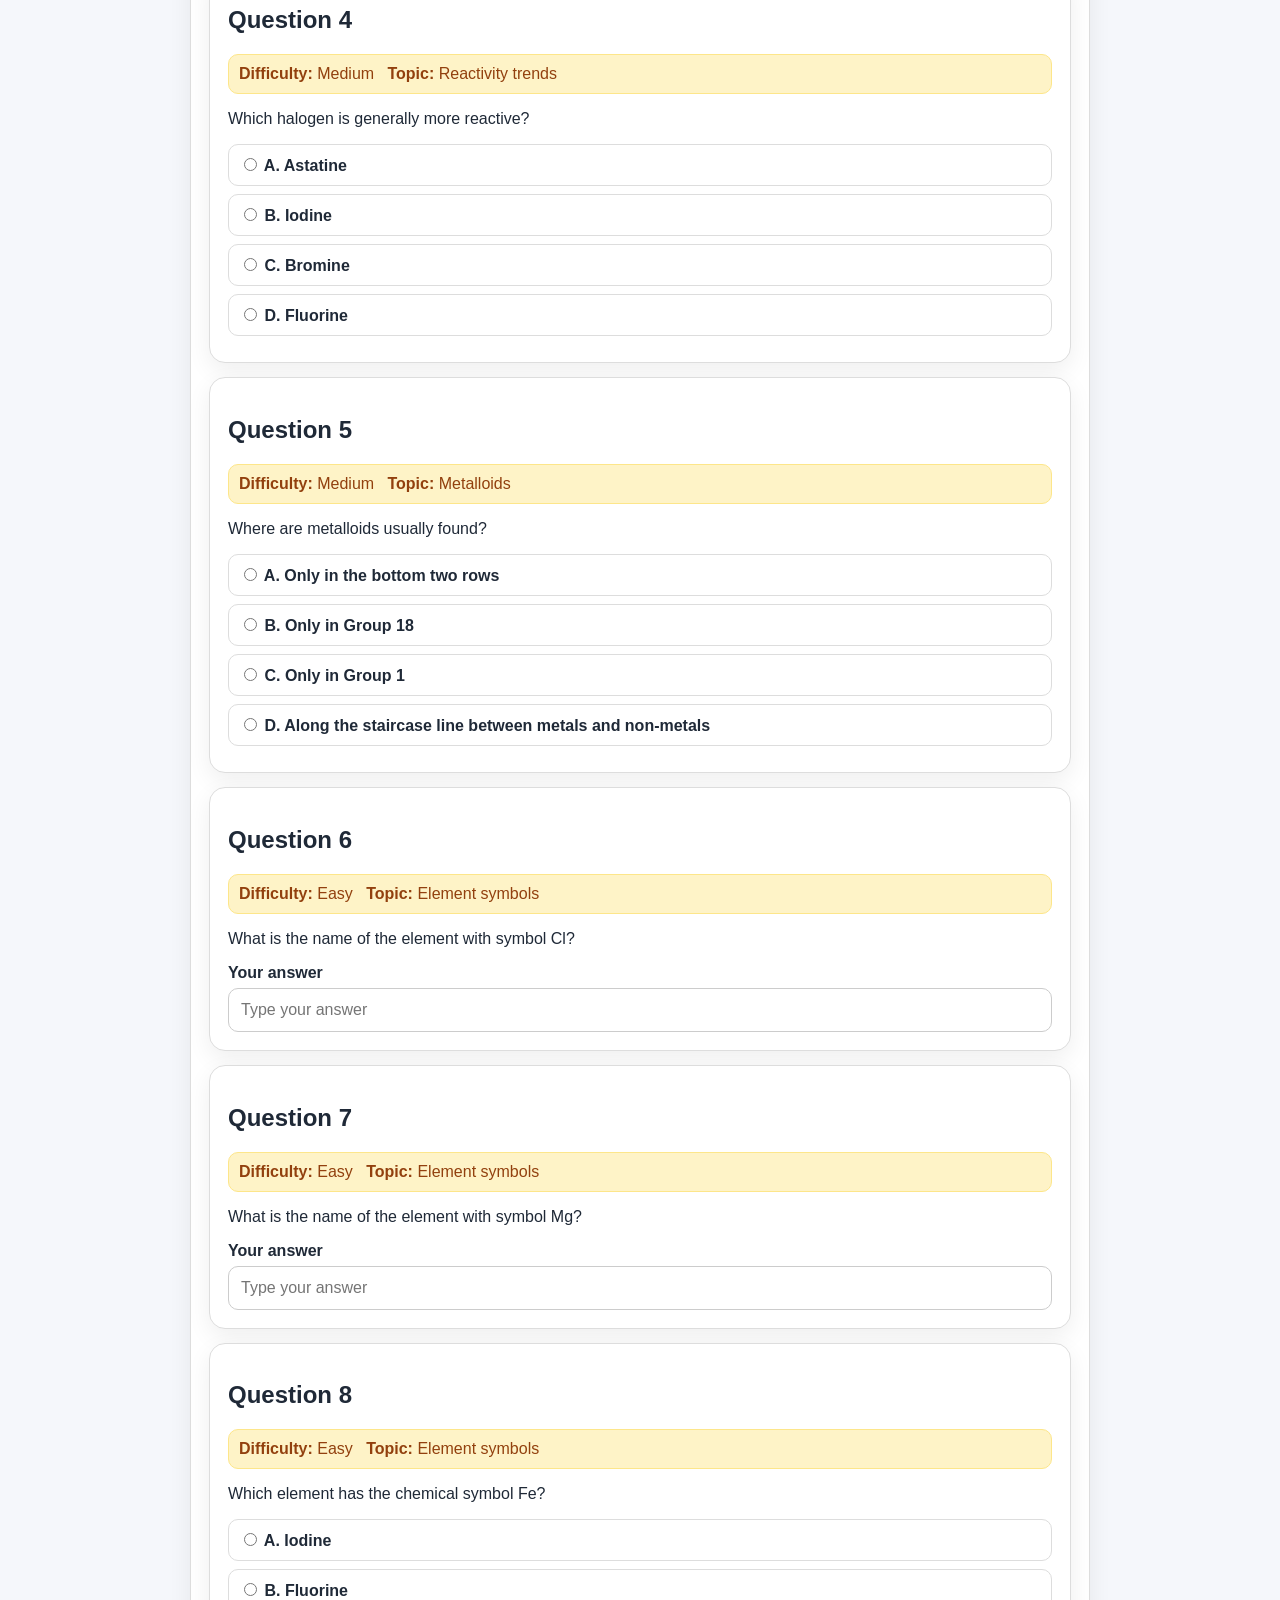
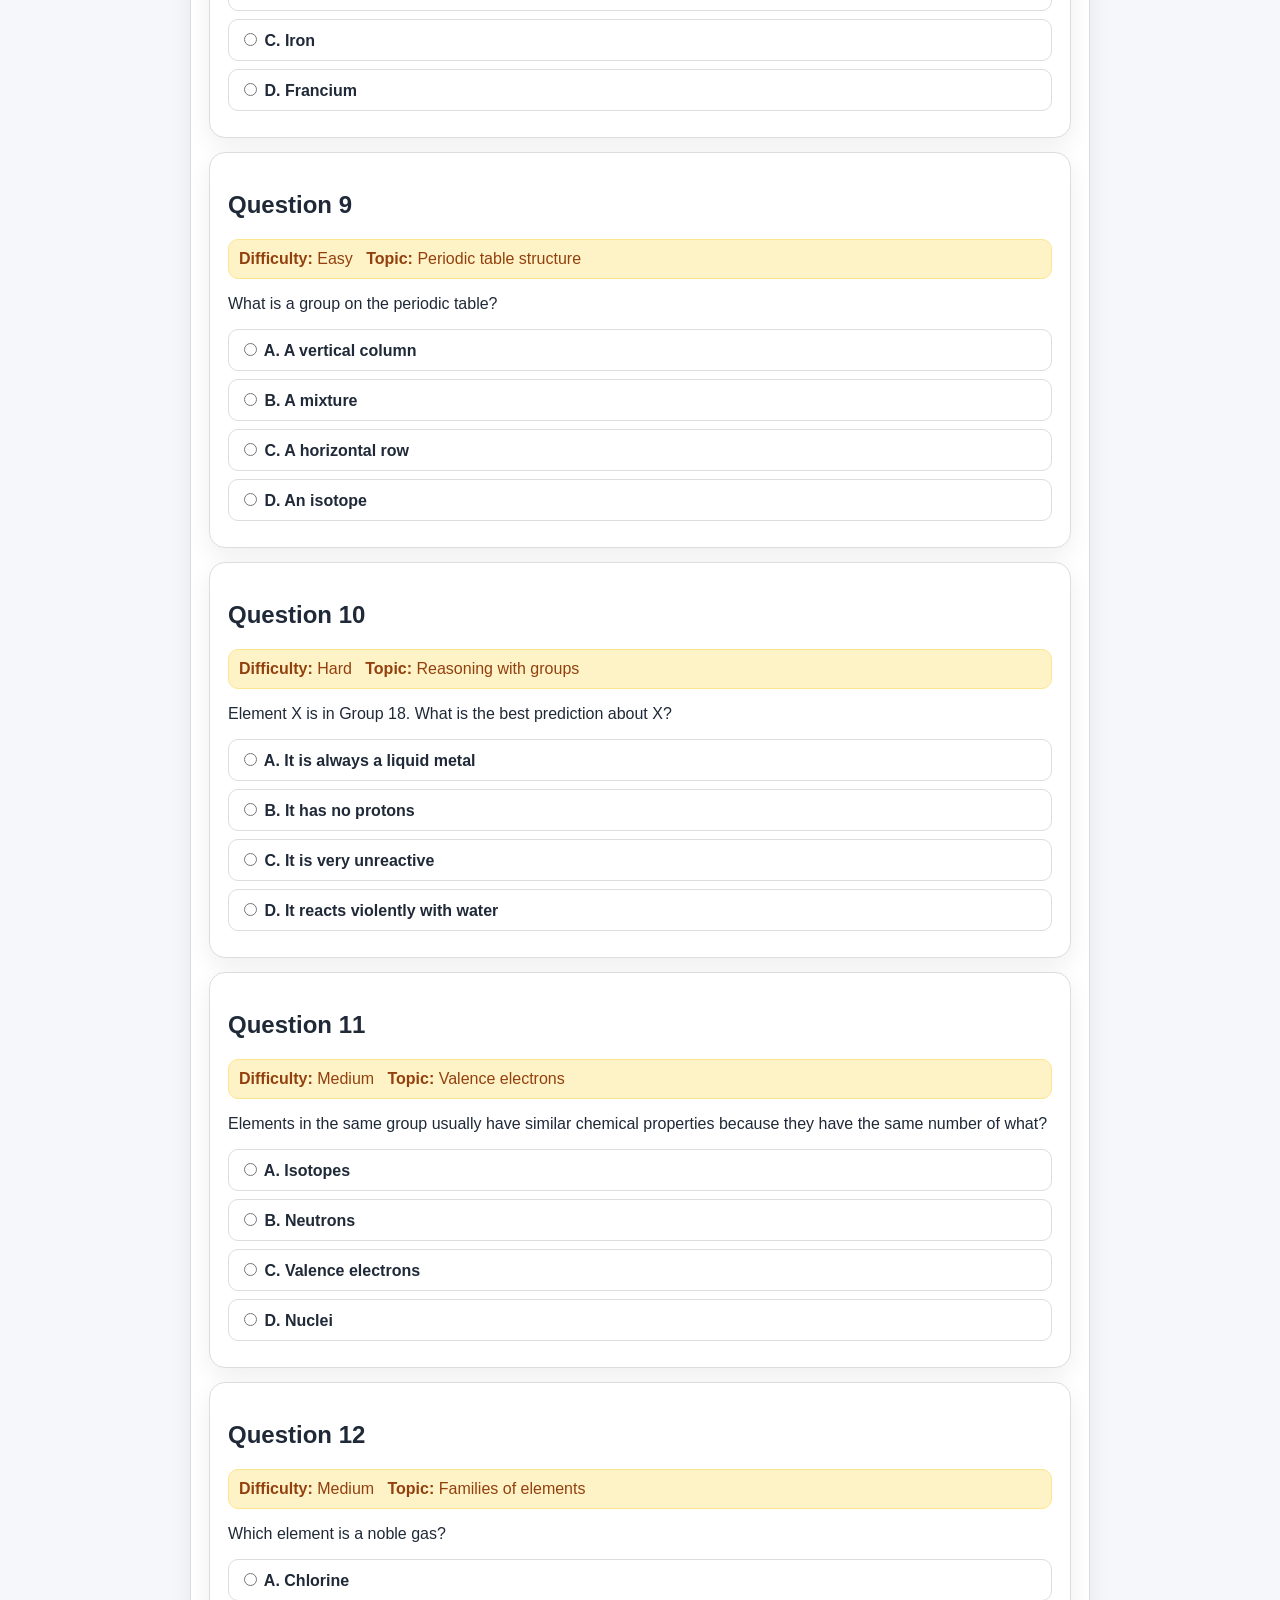
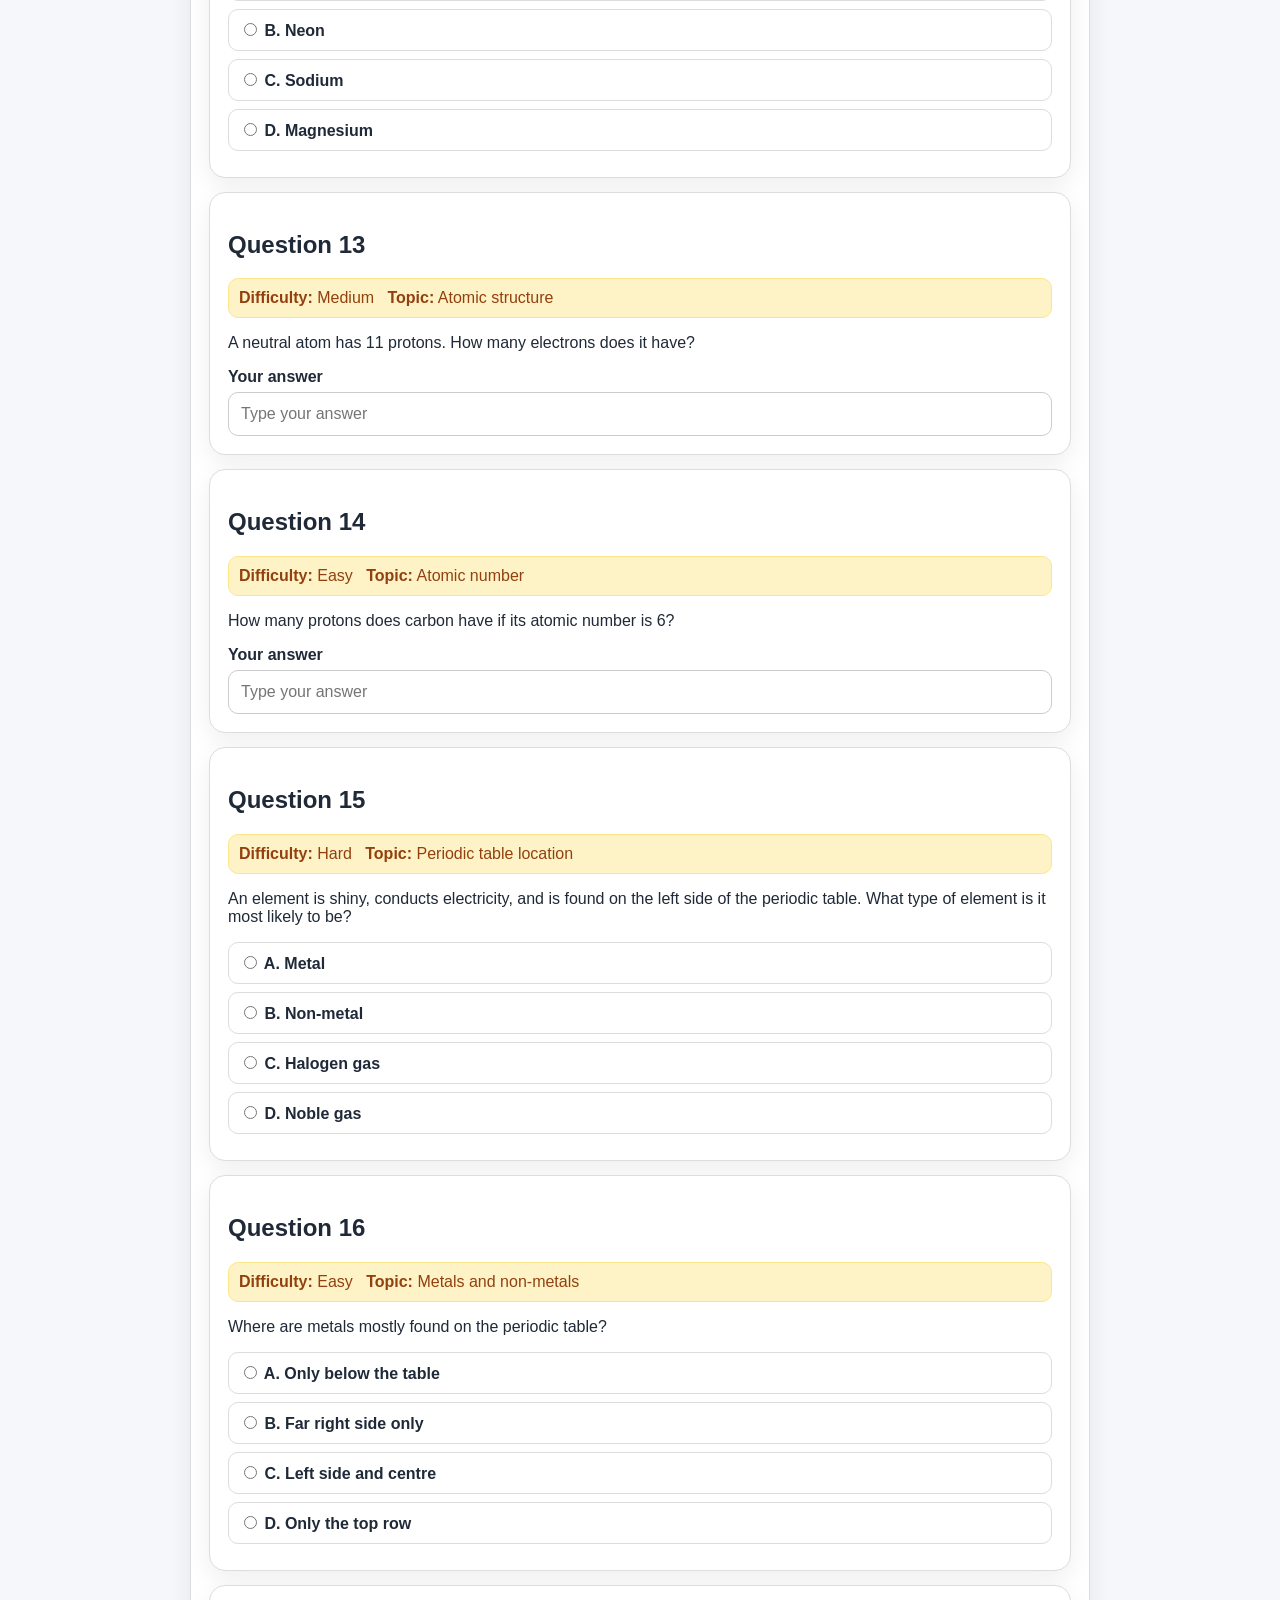
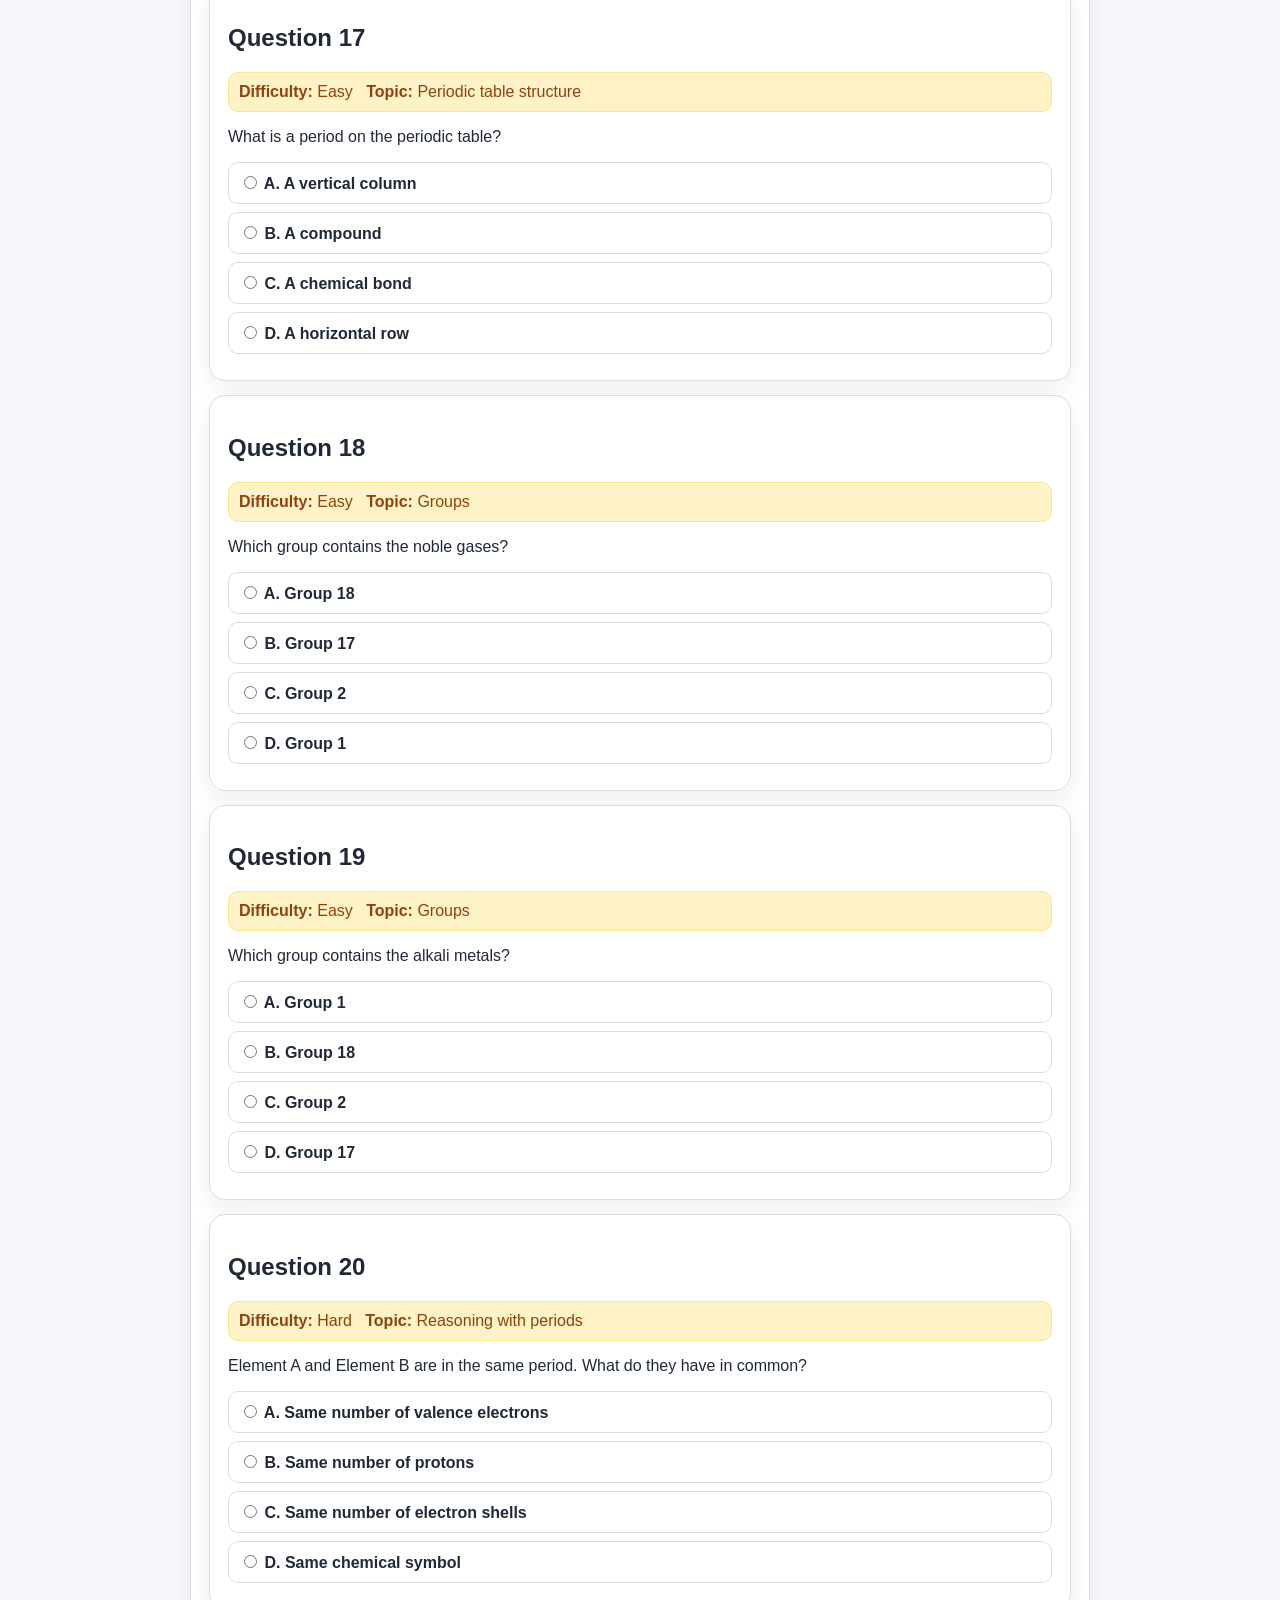
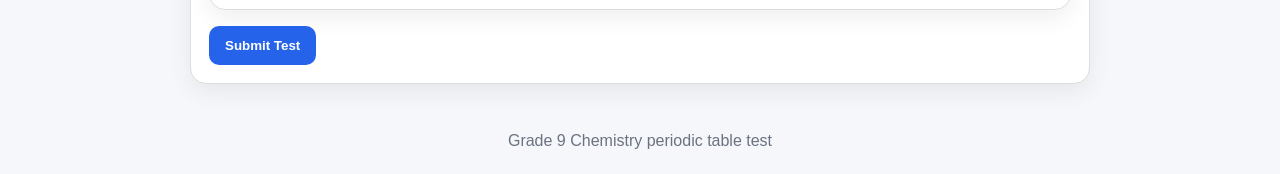
<file: chemistry.html>
<!DOCTYPE html><html lang="en"><head><meta charset="UTF-8"><meta name="viewport" content="width=device-width,initial-scale=1.0"><meta http-equiv="Cache-Control" content="no-cache, no-store, must-revalidate"><meta http-equiv="Pragma" content="no-cache"><meta http-equiv="Expires" content="0"><title>Shayan Grade 9 Chemistry Test</title><link rel="stylesheet" href="style.css?v=progress1"></head><body><header><h1 id="pageTitle">Shayan Grade 9 Chemistry Test</h1><p id="pageSub">Loading...</p></header><main><section class="panel"><label for="studentName">Student name</label><input id="studentName" type="text" value="Shayan"><div class="buttons"><a class="button secondary" href="index.html?v=progress1">Dashboard</a><button onclick="location.reload()">Restart Test</button><a class="button secondary" href="test-email.html" target="_blank">Test Email</a></div><p class="note">Test Mode only: answers are hidden until submission. Progress will appear on the dashboard after submit.</p></section><form id="quizForm" class="panel" onsubmit="gradeQuiz(event)"><div id="quizContainer">Loading questions...</div><div class="buttons"><button type="submit">Submit Test</button><button id="showAnswersBtn" type="button" class="secondary" onclick="showAnswers()">Review Answers</button></div><div id="resultBox" class="result"></div></form></main><footer>Grade 9 Chemistry periodic table test</footer><script>window.SUBJECT_QUIZ_CONFIG={subjectId:'chemistry',shortTitle:'Chemistry',title:'Shayan Grade 9 Chemistry Test - Elements and Periodic Table',subtitle:'Random 20-question Grade 9 chemistry test. Test Mode only: answers stay hidden until submission. Includes shuffled questions, dashboard progress, revision advice, email, and WhatsApp result.',questionFile:'questions-chemistry.json',maxQuestions:20};</script><script src="config.js?v=progress1"></script><script src="quiz-engine.js?v=progress1"></script></body></html>
</file>
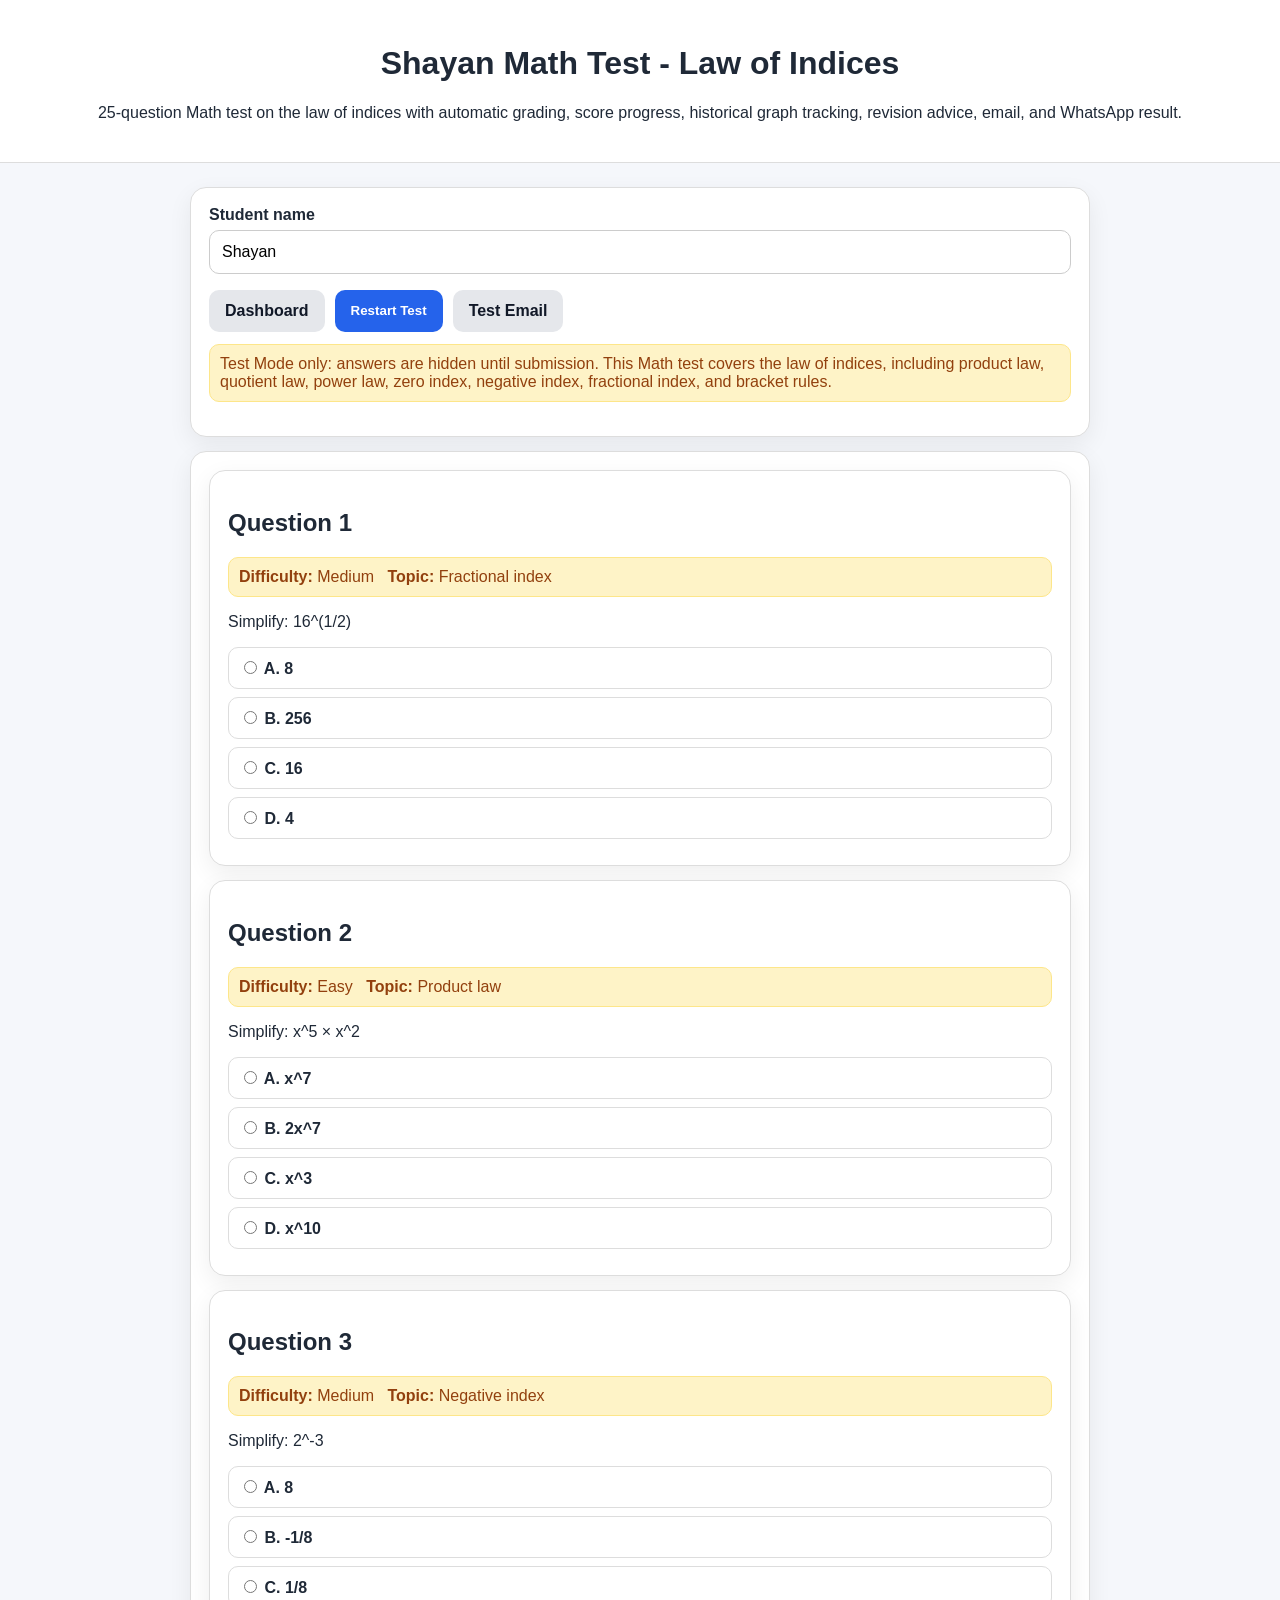
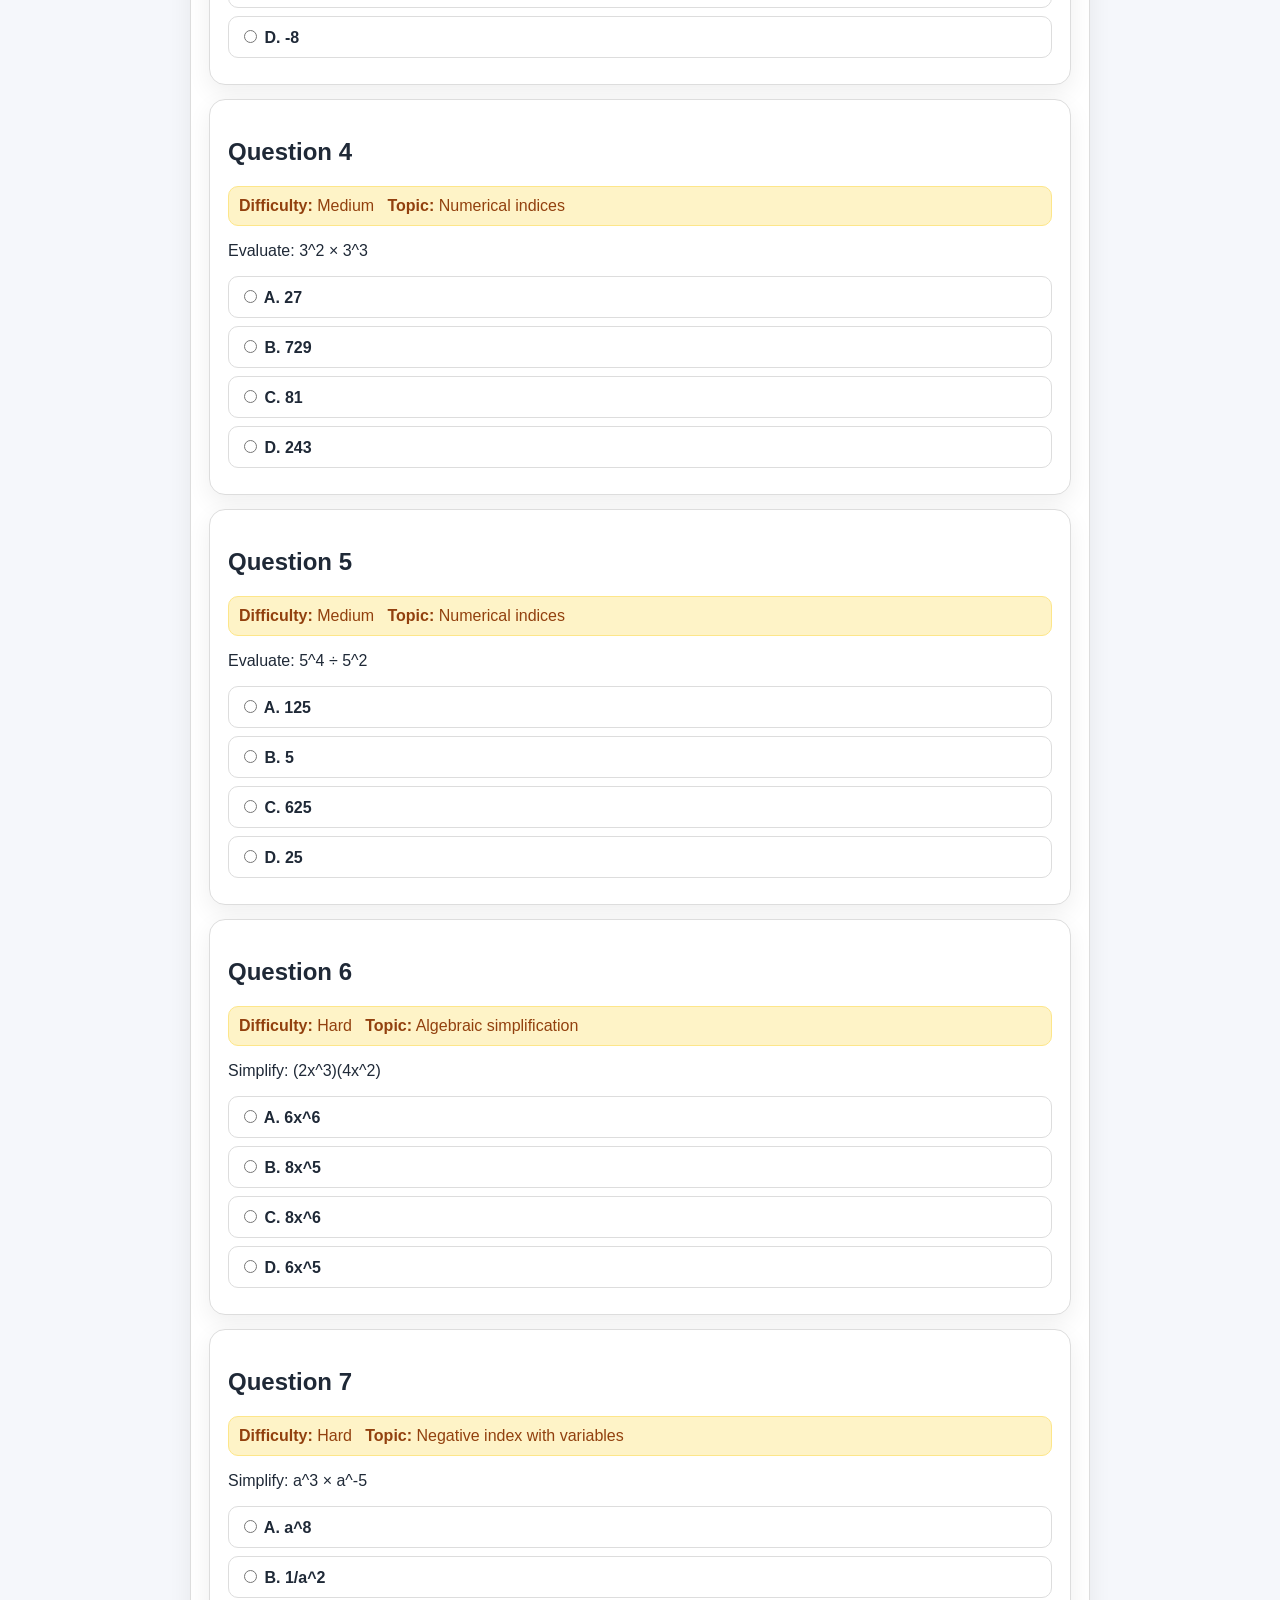
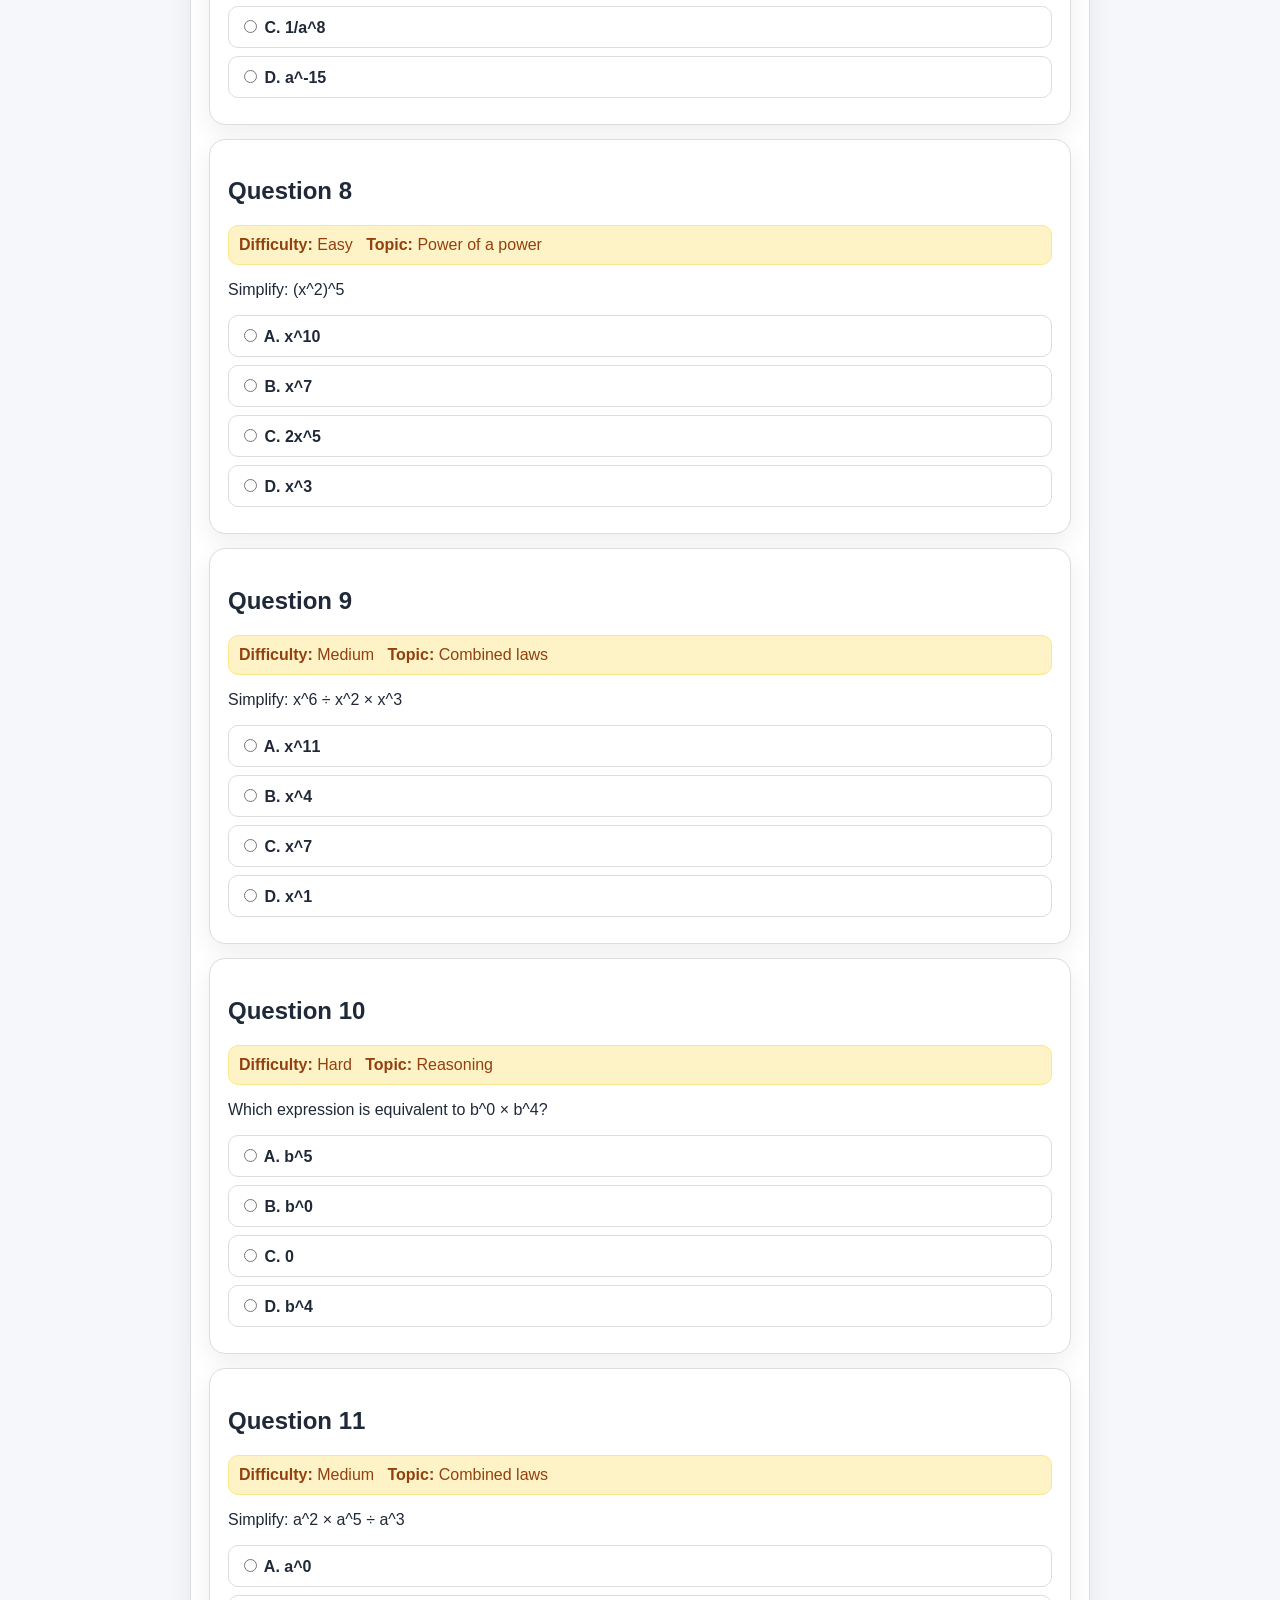
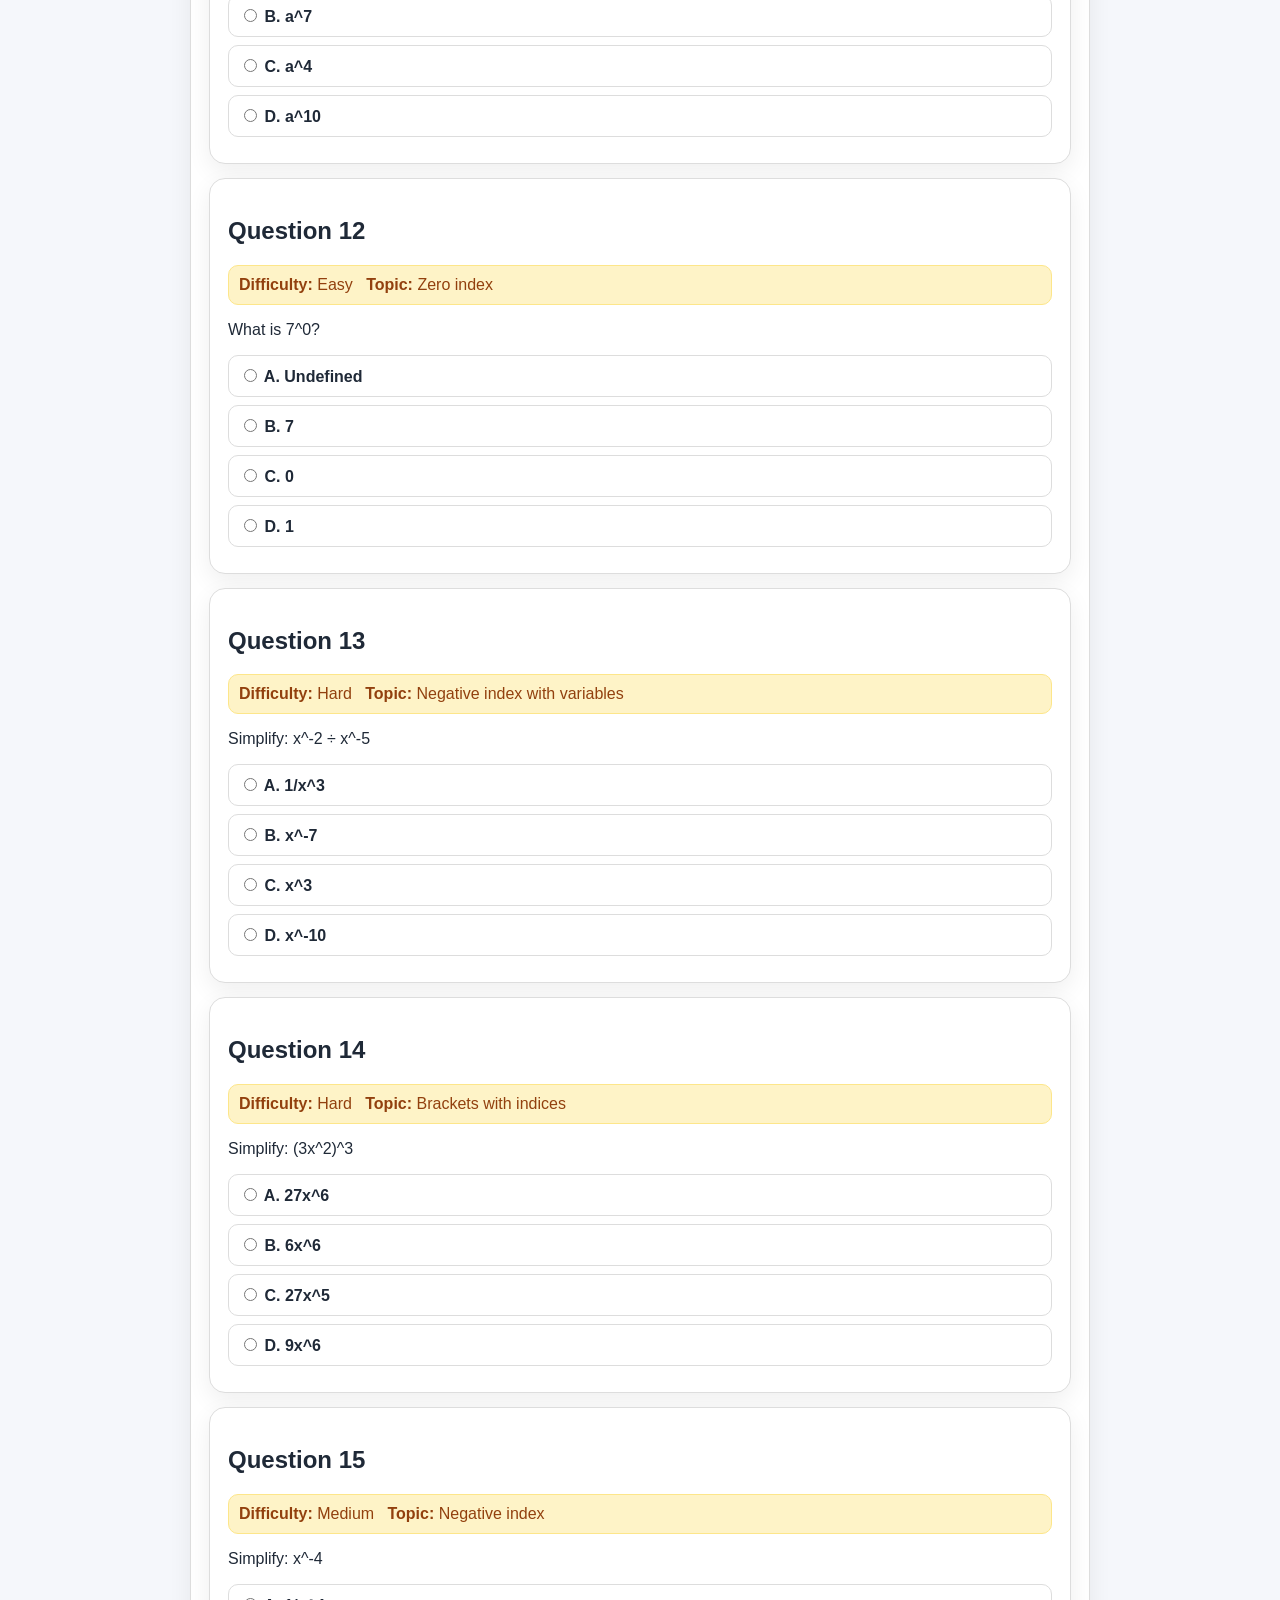
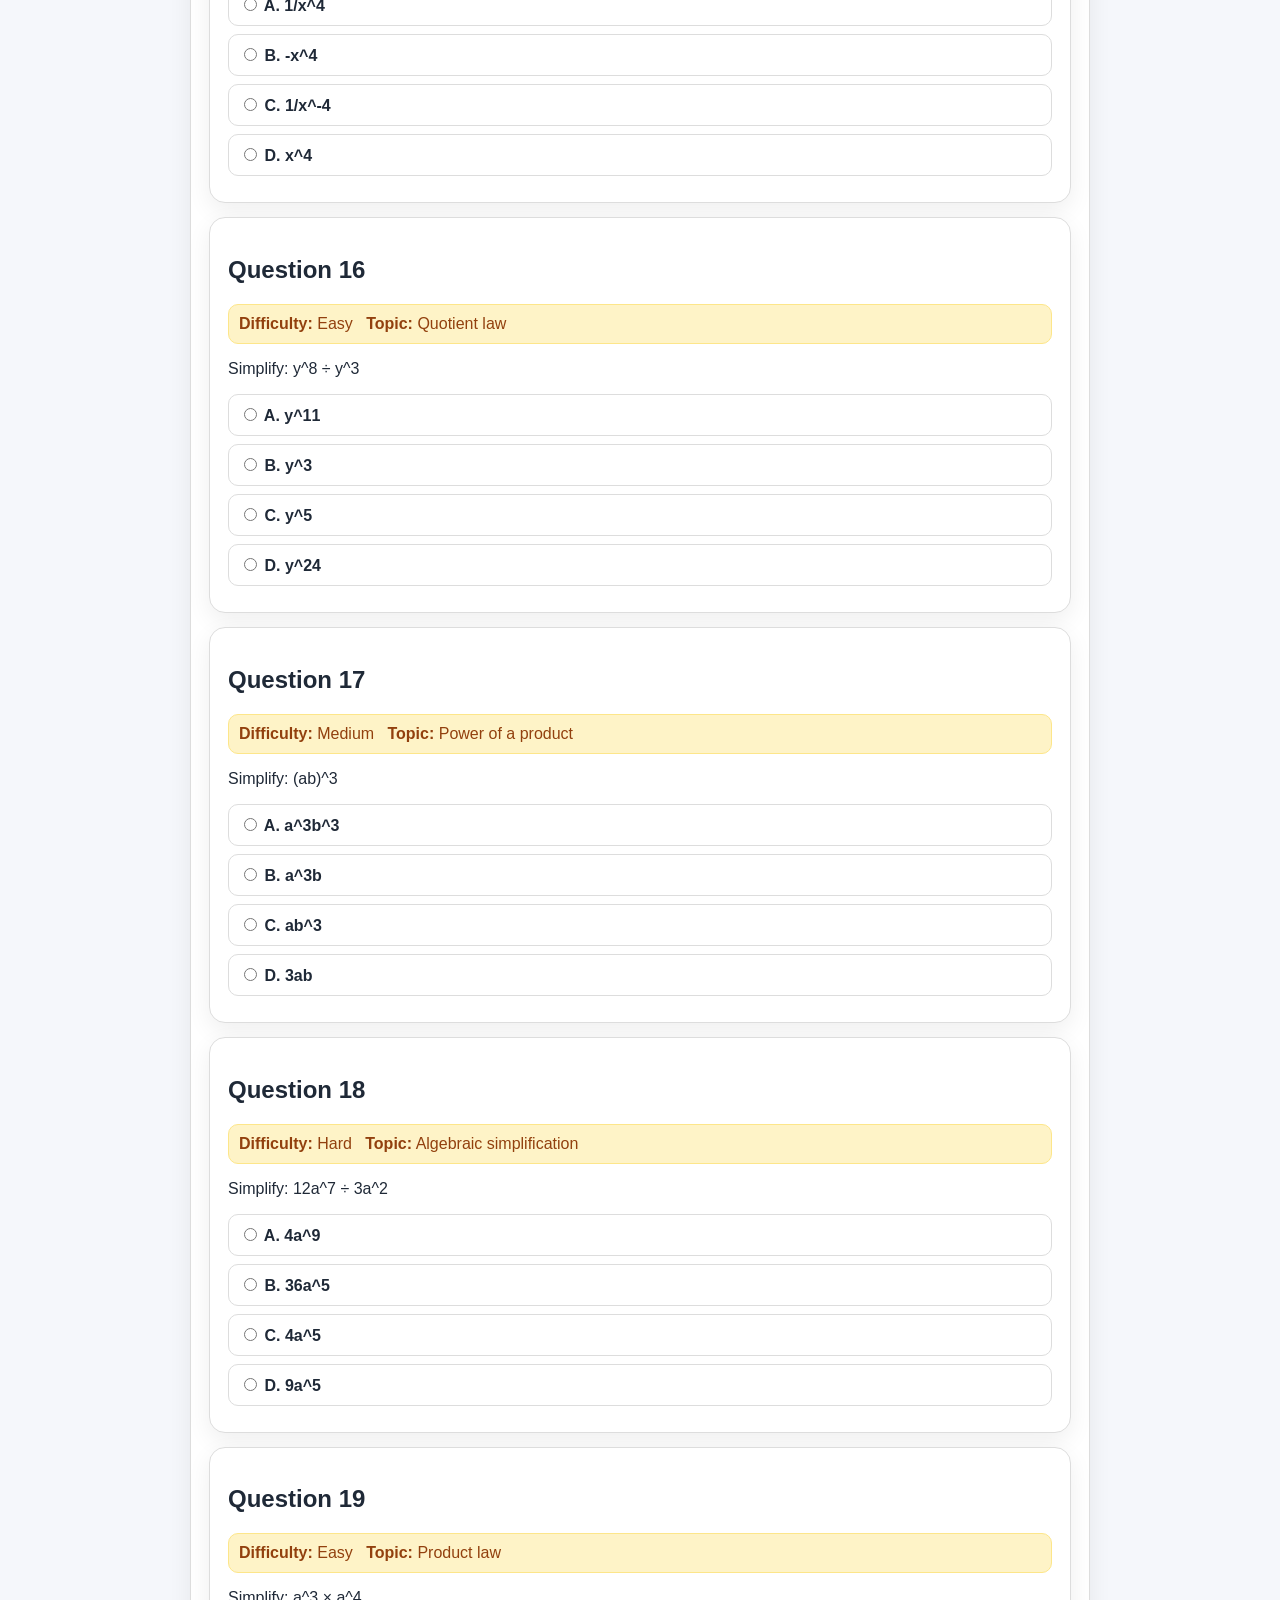
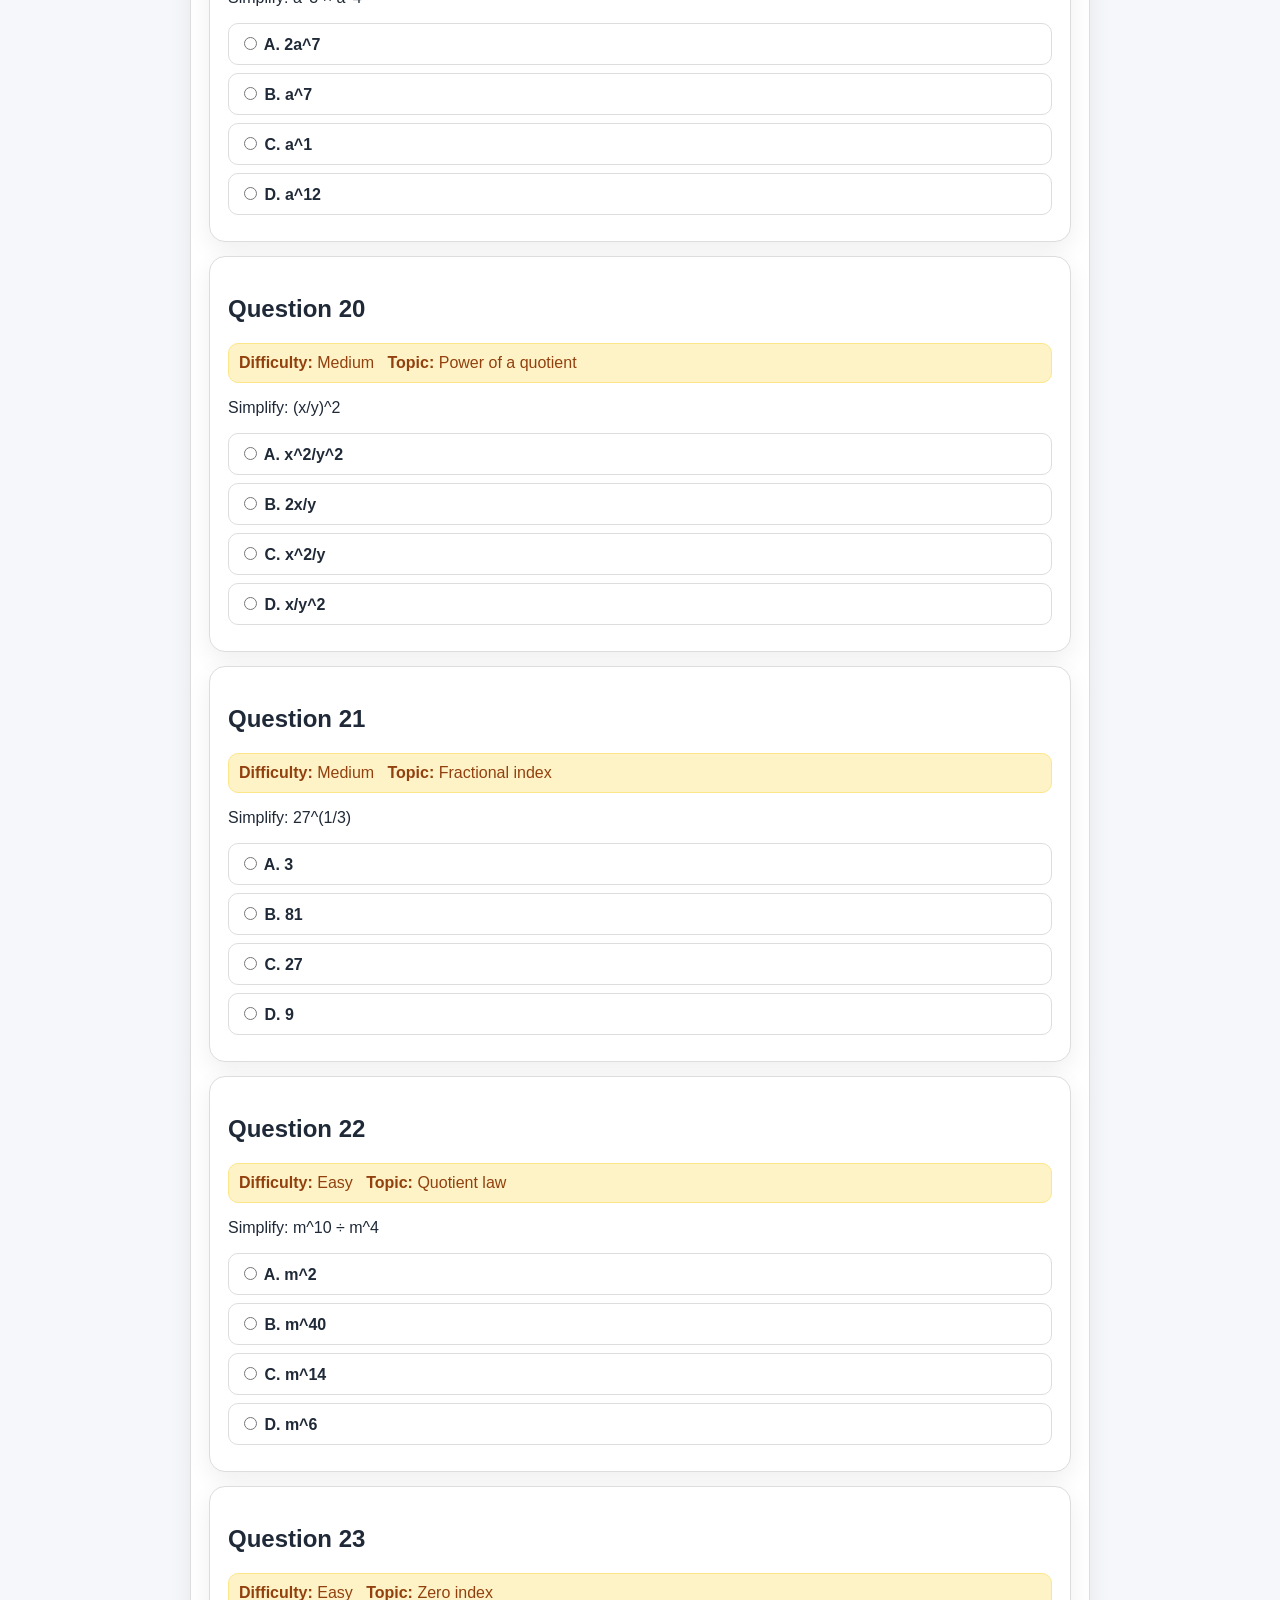
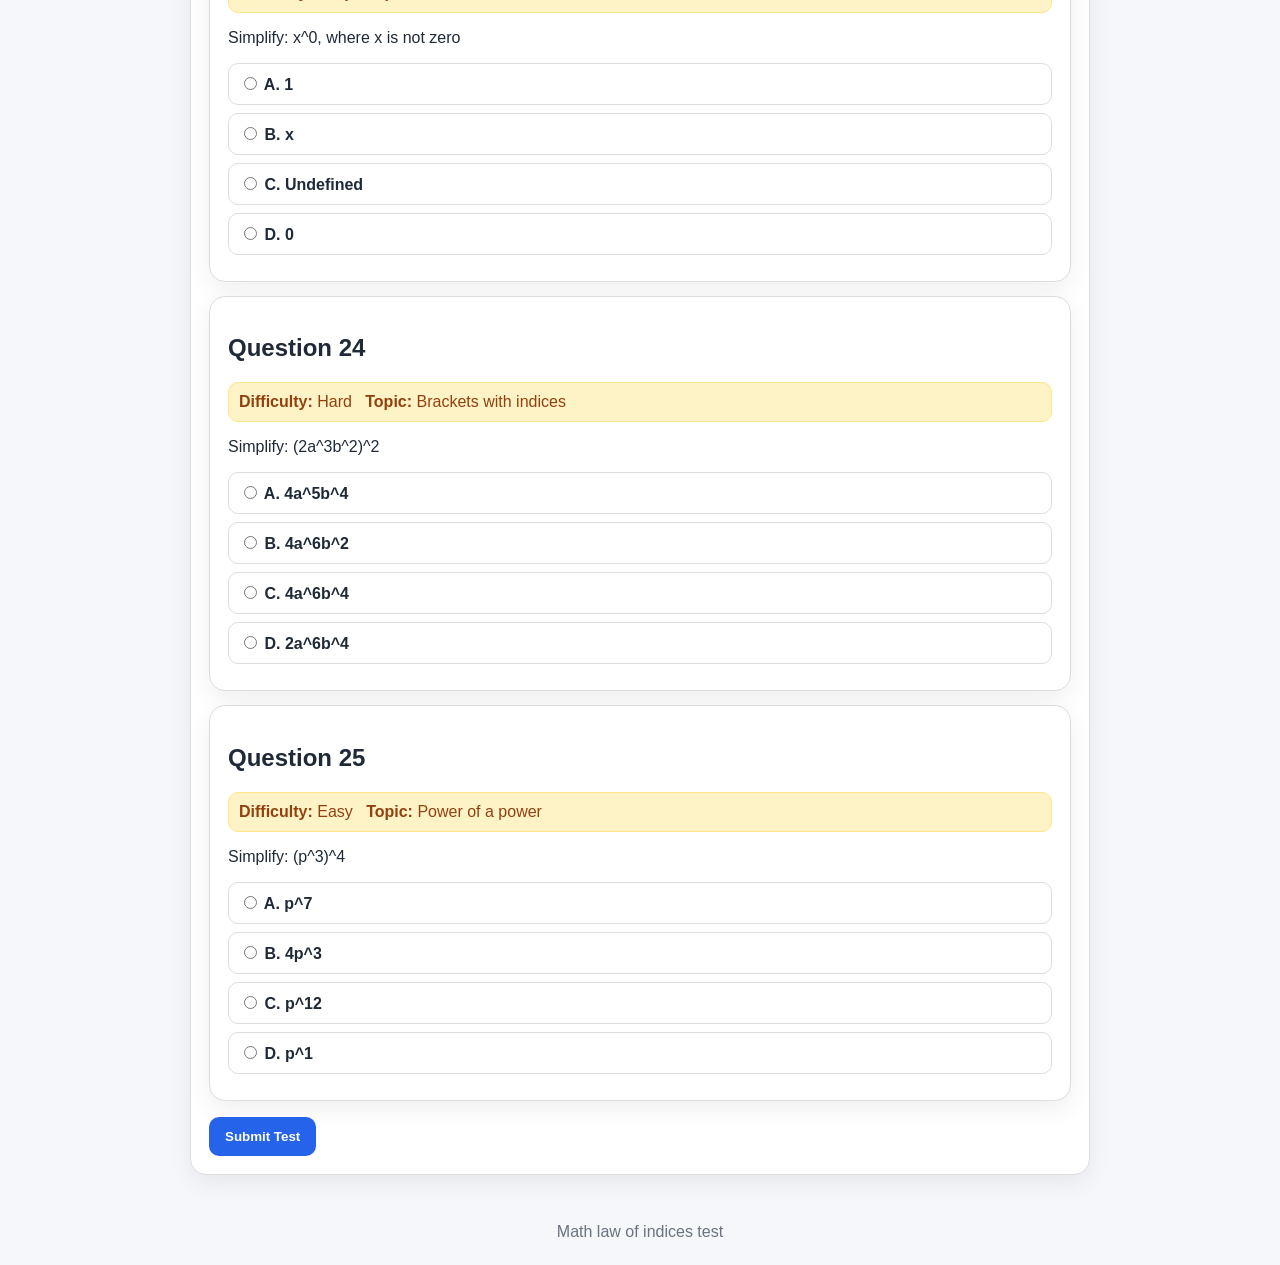
<file: math.html>
<!DOCTYPE html><html lang="en"><head><meta charset="UTF-8"><meta name="viewport" content="width=device-width,initial-scale=1.0"><meta http-equiv="Cache-Control" content="no-cache, no-store, must-revalidate"><meta http-equiv="Pragma" content="no-cache"><meta http-equiv="Expires" content="0"><title>Shayan Math Test - Law of Indices</title><link rel="stylesheet" href="style.css"></head><body><header><h1 id="pageTitle">Shayan Math Test - Law of Indices</h1><p id="pageSub">Loading...</p></header><main><section class="panel"><label for="studentName">Student name</label><input id="studentName" type="text" value="Shayan"><div class="buttons"><a class="button secondary" href="index.html">Dashboard</a><button onclick="location.reload()">Restart Test</button><a class="button secondary" href="test-email.html" target="_blank">Test Email</a></div><p class="note">Test Mode only: answers are hidden until submission. This Math test covers the law of indices, including product law, quotient law, power law, zero index, negative index, fractional index, and bracket rules.</p></section><form id="quizForm" class="panel" onsubmit="gradeQuiz(event)"><div id="quizContainer">Loading questions...</div><div class="buttons"><button type="submit">Submit Test</button><button id="showAnswersBtn" type="button" class="secondary" onclick="showAnswers()">Review Answers</button></div><div id="resultBox" class="result"></div></form></main><footer>Math law of indices test</footer><script>window.SUBJECT_QUIZ_CONFIG={subjectId:'math',shortTitle:'Math',title:'Shayan Math Test - Law of Indices',subtitle:'25-question Math test on the law of indices with automatic grading, score progress, historical graph tracking, revision advice, email, and WhatsApp result.',questionFile:'questions-math.json',maxQuestions:25};</script><script src="config.js"></script><script src="quiz-engine.js"></script></body></html>
</file>
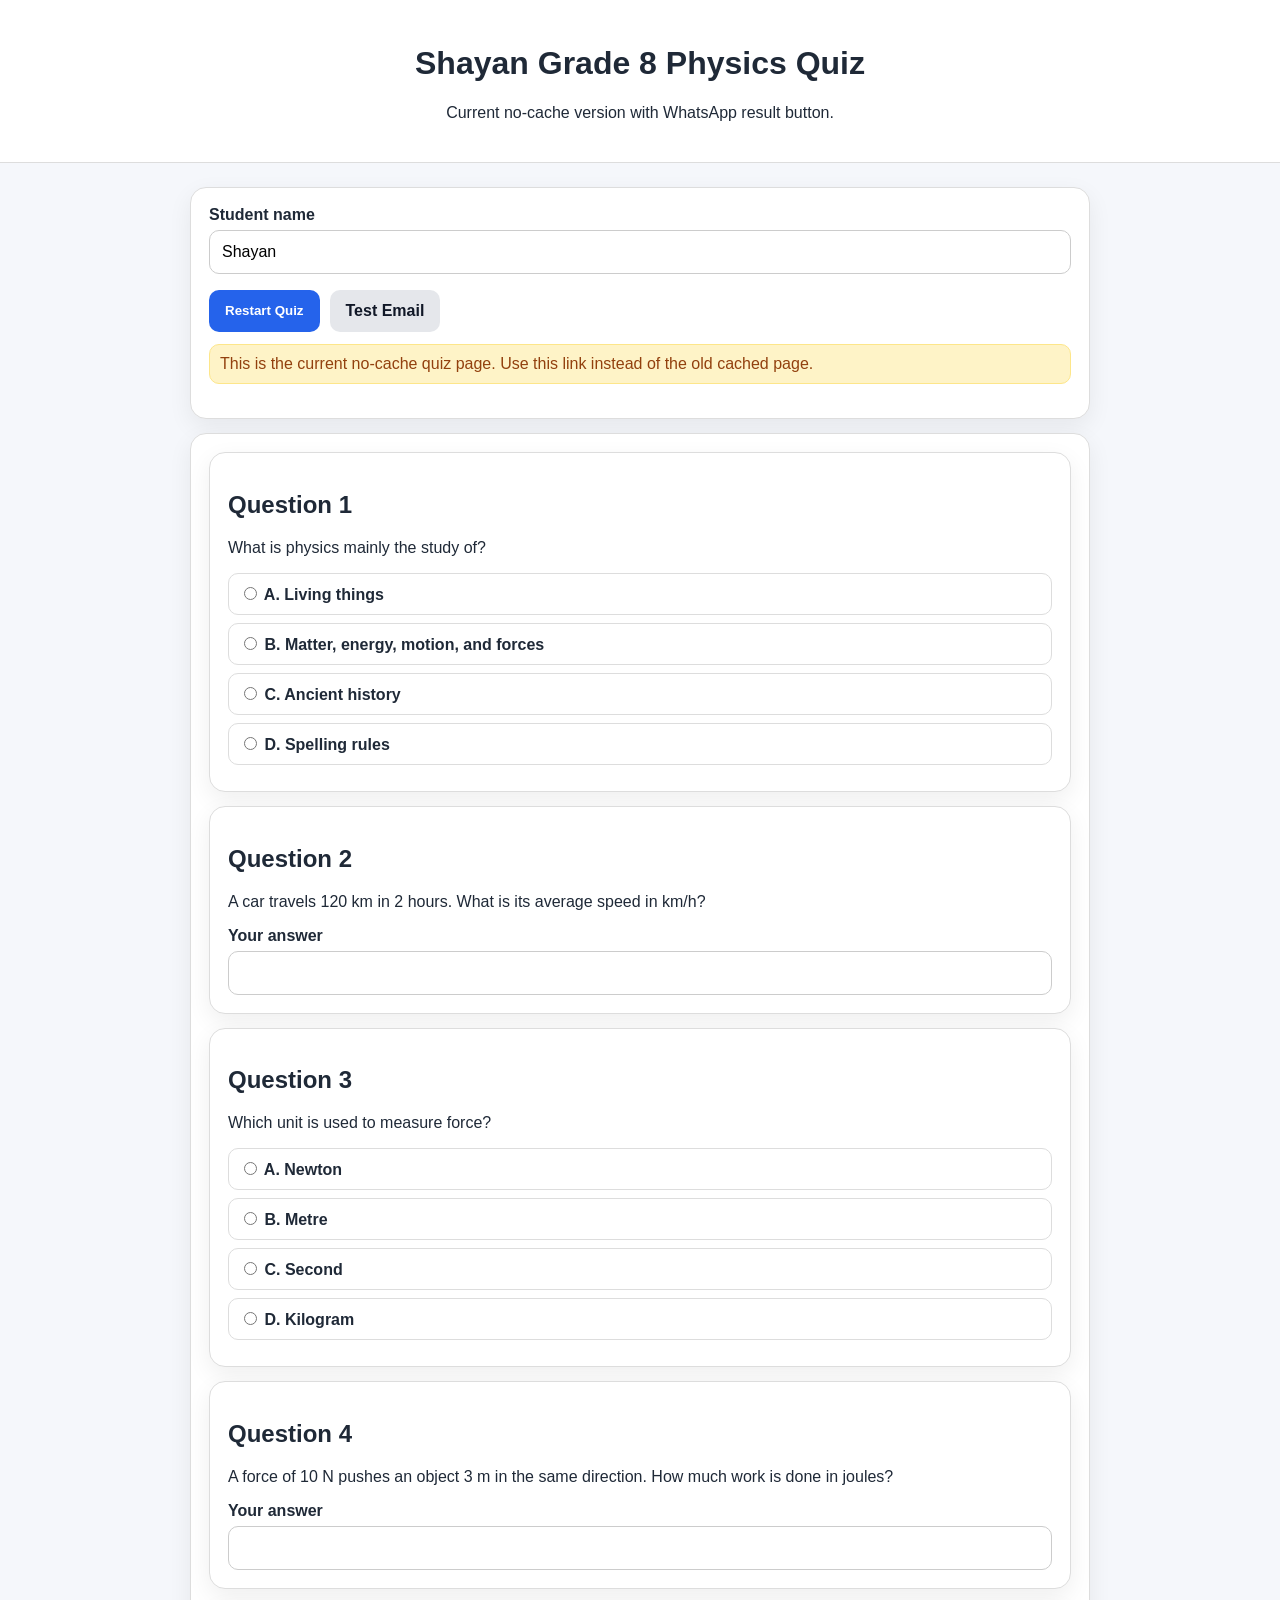
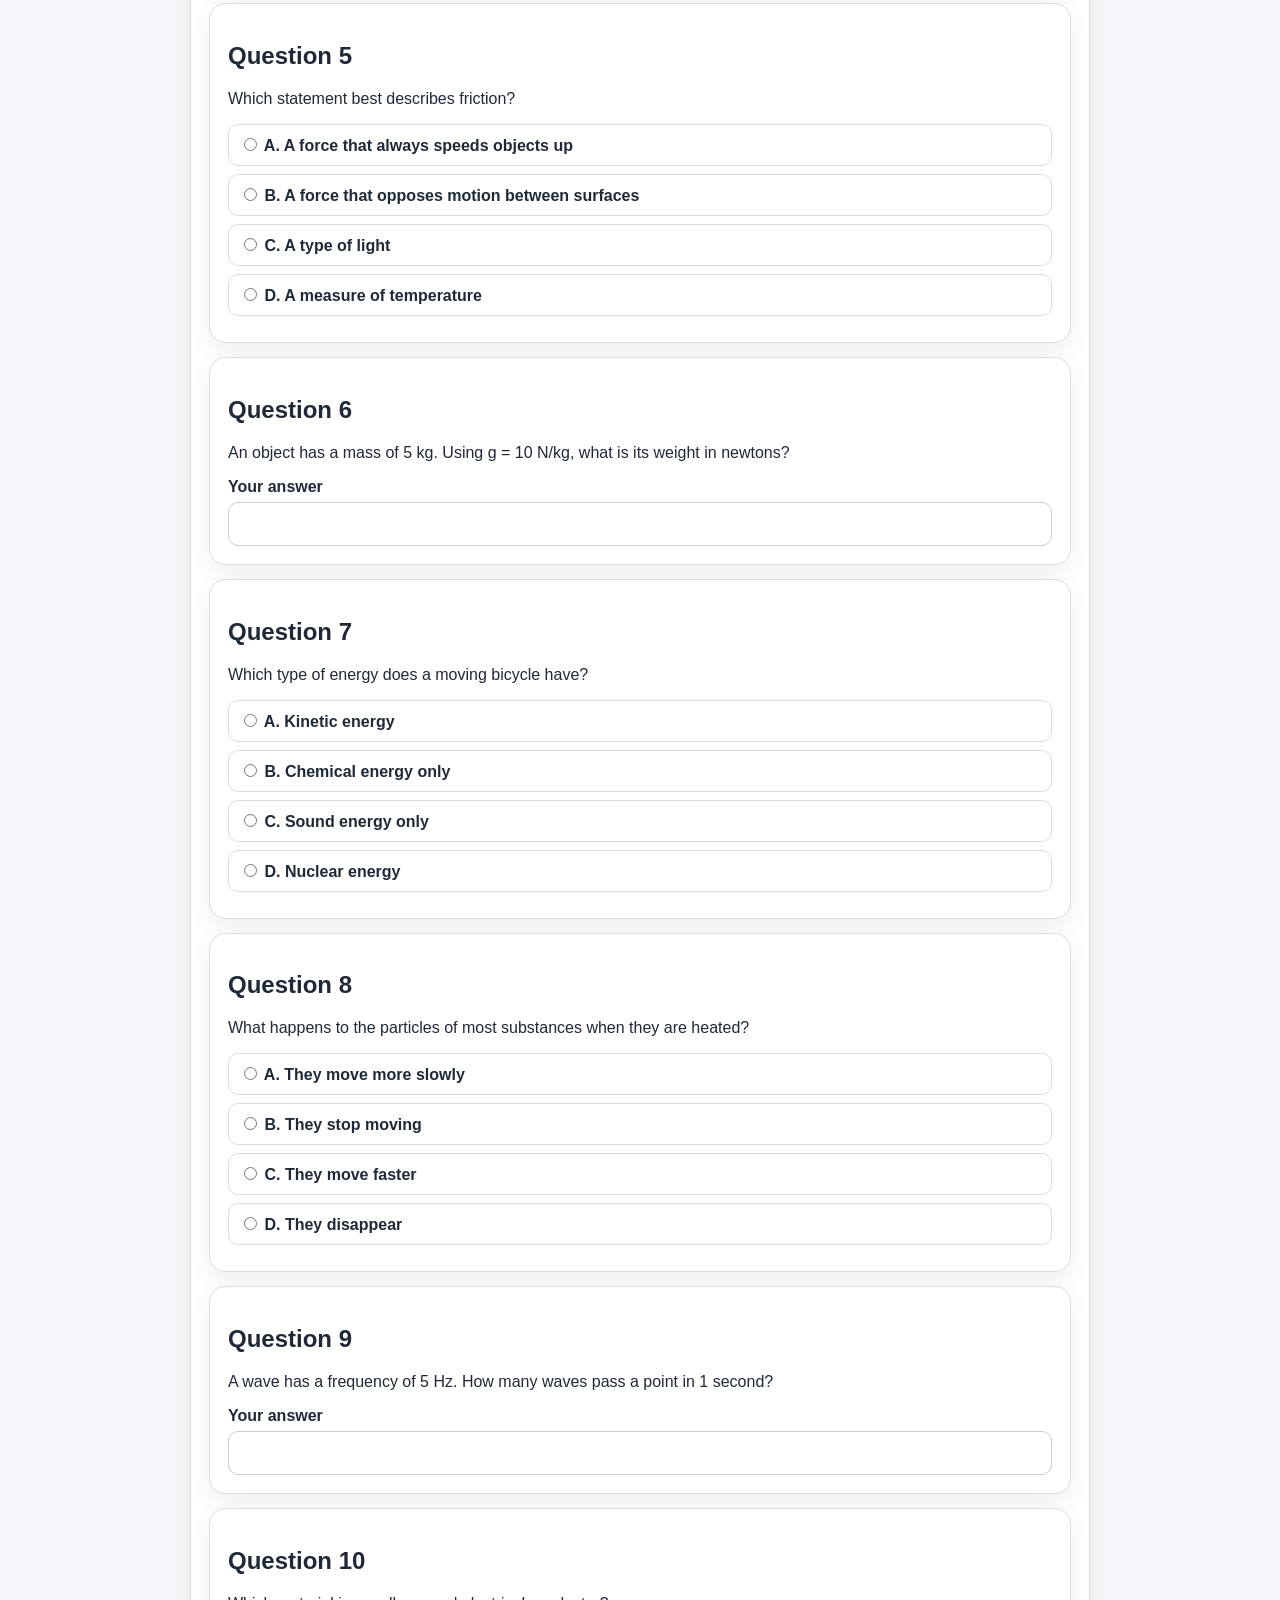
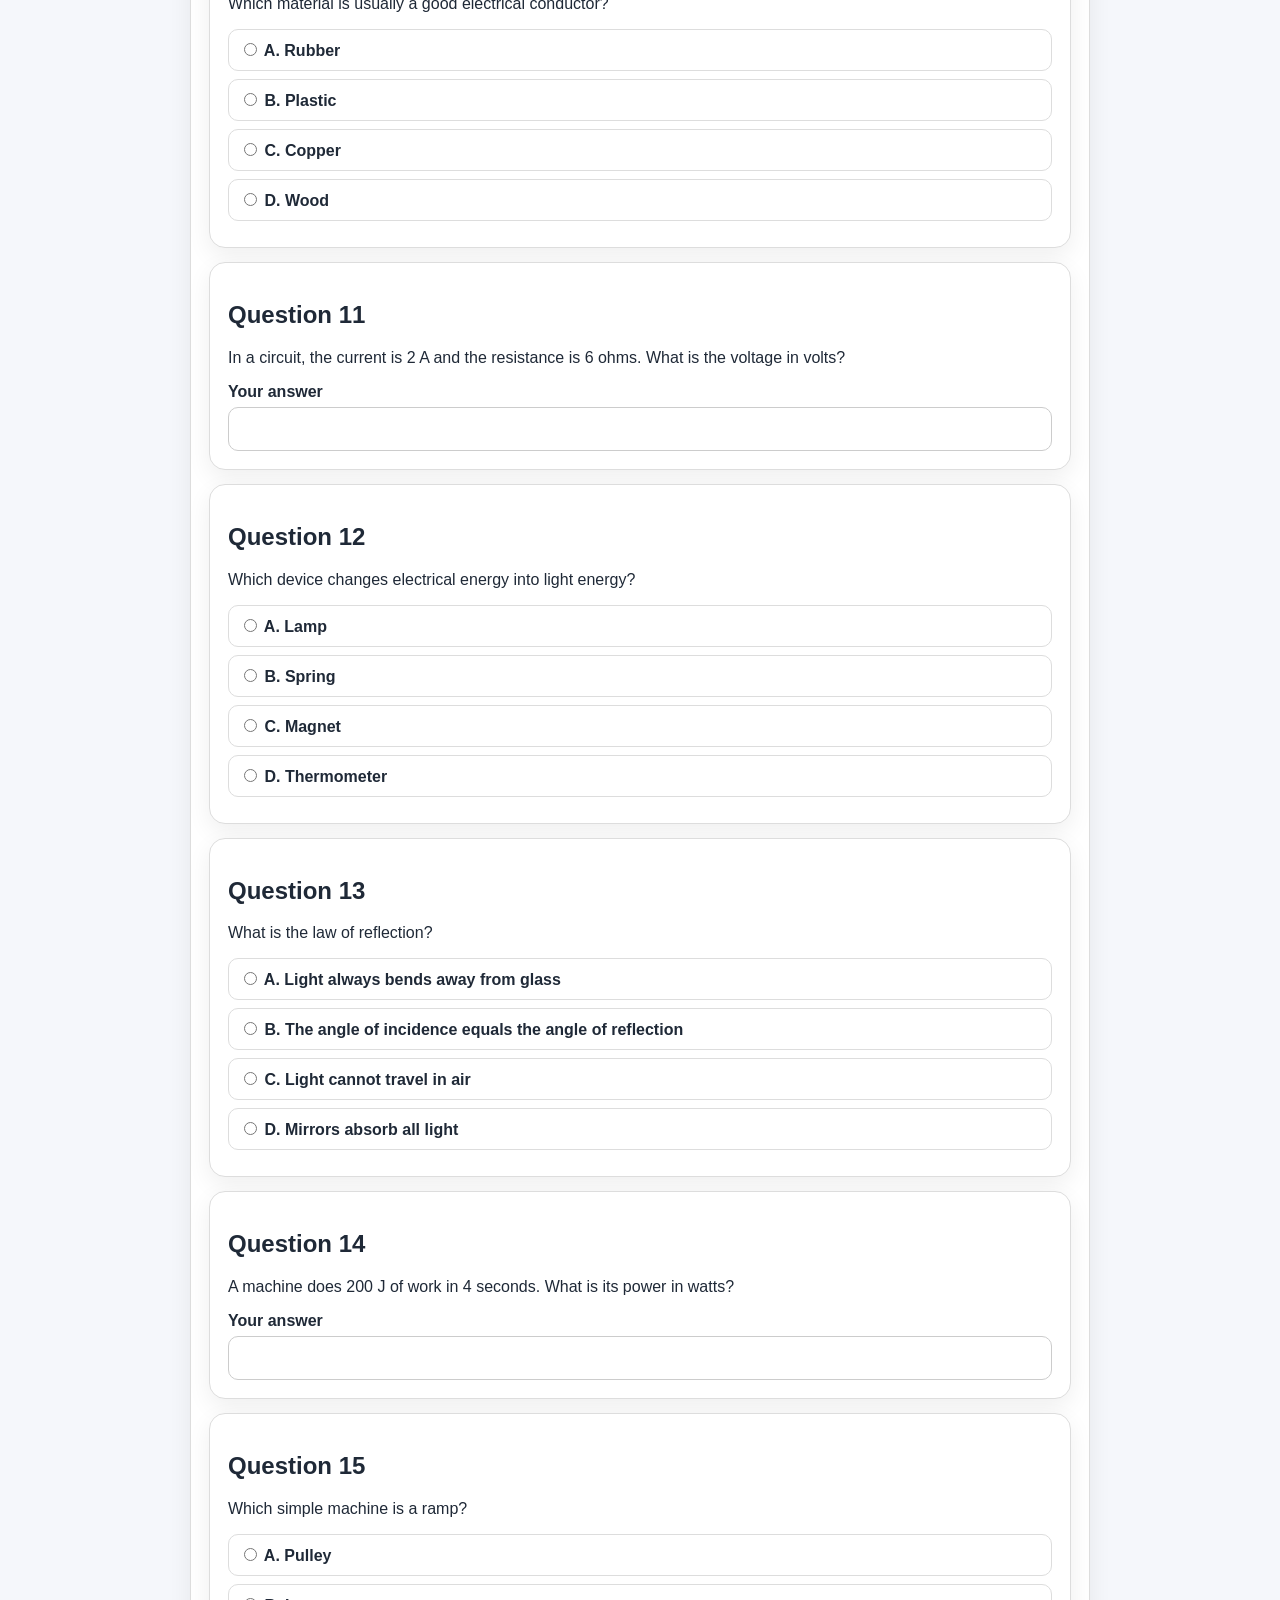
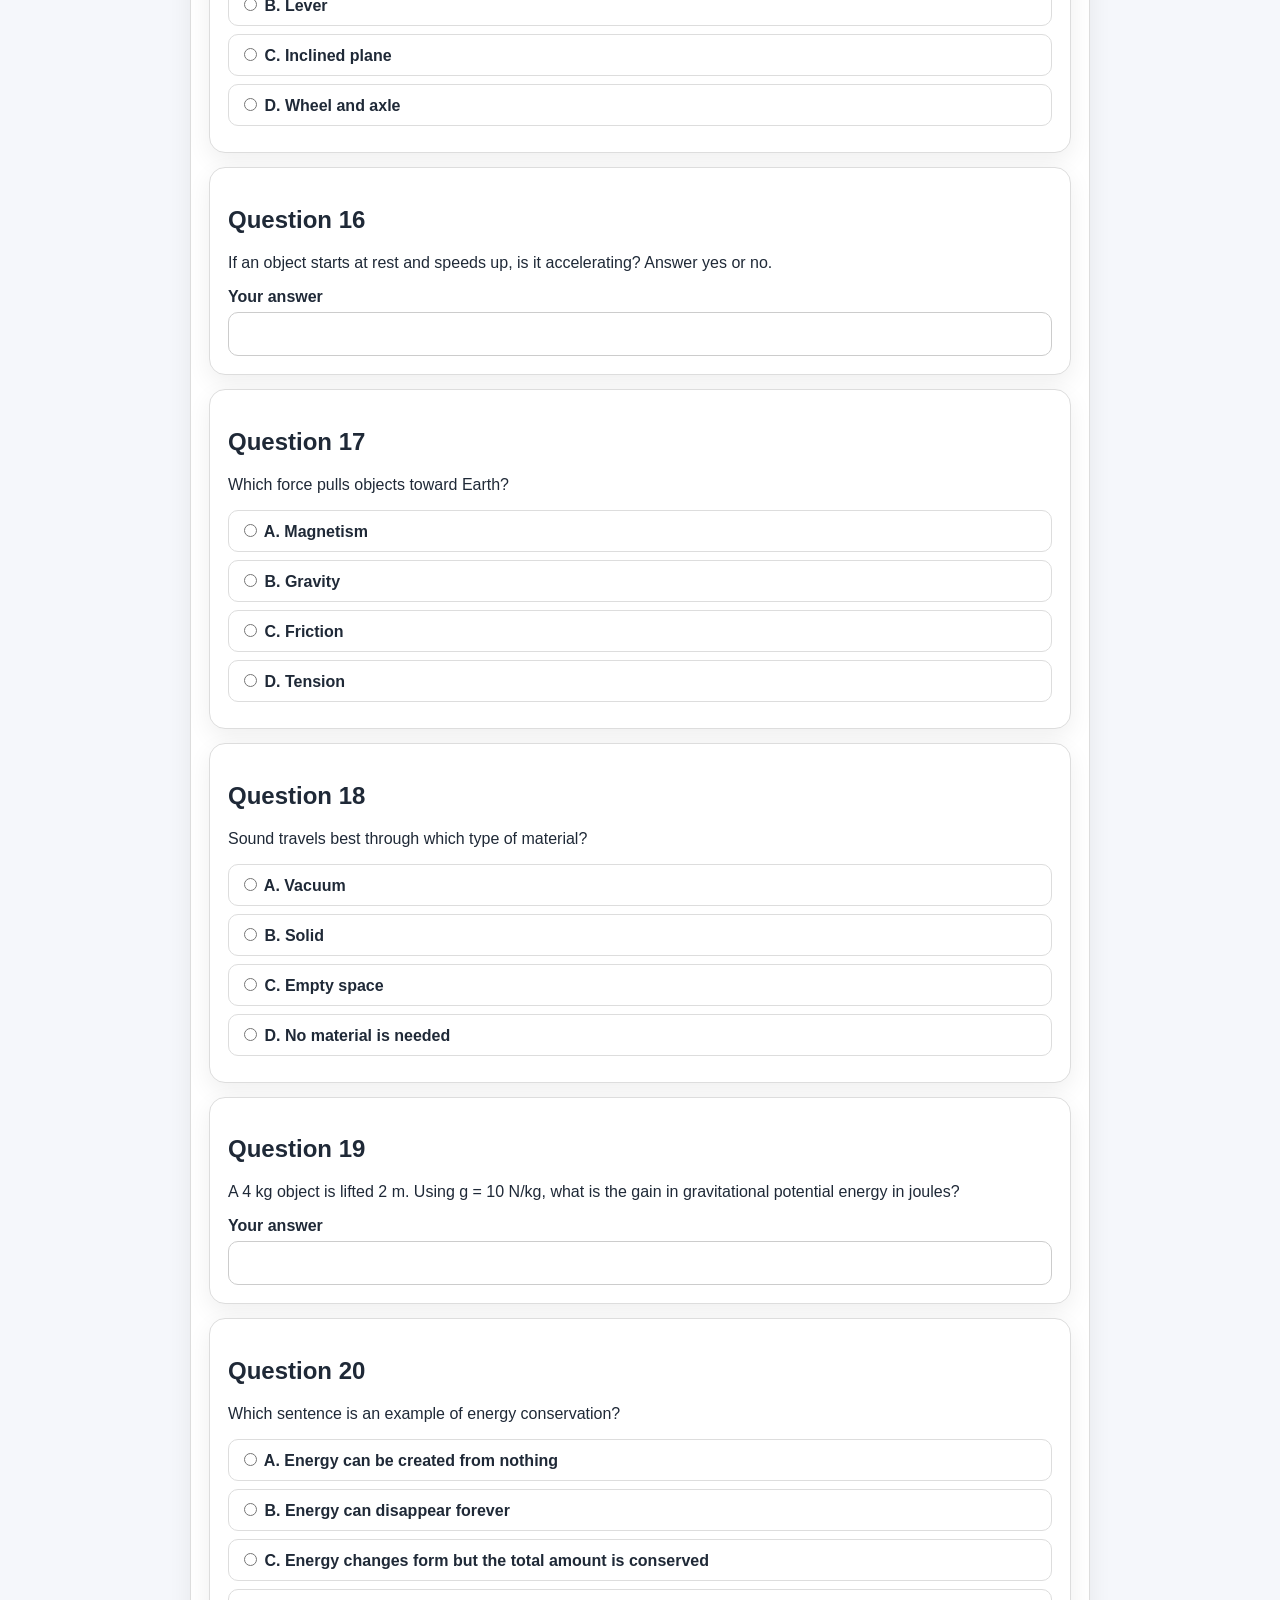
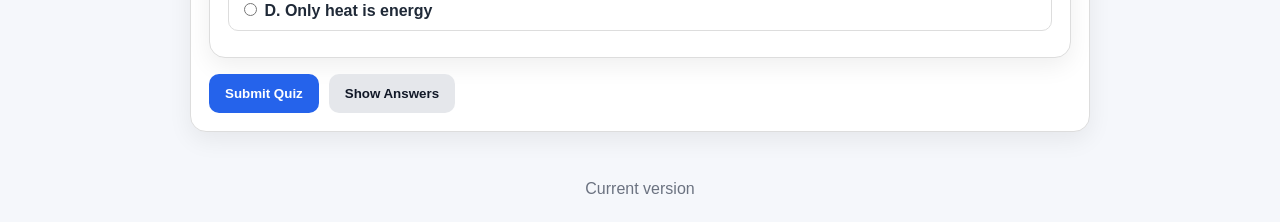
<file: physics-current.html>
<!DOCTYPE html><html lang="en"><head><meta charset="UTF-8"><meta name="viewport" content="width=device-width,initial-scale=1.0"><meta http-equiv="Cache-Control" content="no-cache, no-store, must-revalidate"><meta http-equiv="Pragma" content="no-cache"><meta http-equiv="Expires" content="0"><title>Shayan Grade 8 Physics Quiz Current</title><link rel="stylesheet" href="style.css?v=20260704c"></head><body><header><h1>Shayan Grade 8 Physics Quiz</h1><p>Current no-cache version with WhatsApp result button.</p></header><main><section class="panel"><label for="studentName">Student name</label><input id="studentName" type="text" value="Shayan"><div class="buttons"><button onclick="location.reload()">Restart Quiz</button><a class="button secondary" href="test-email.html" target="_blank">Test Email</a></div><p class="note">This is the current no-cache quiz page. Use this link instead of the old cached page.</p></section><form id="quizForm" class="panel" onsubmit="gradeQuiz(event)"><div id="quizContainer">Loading physics questions...</div><div class="buttons"><button type="submit">Submit Quiz</button><button type="button" class="secondary" onclick="showAnswers()">Show Answers</button></div><div id="resultBox" class="result"></div></form></main><footer>Current version</footer><script src="config.js?v=20260704c"></script><script src="physics-current.js?v=20260704c"></script></body></html>
</file>
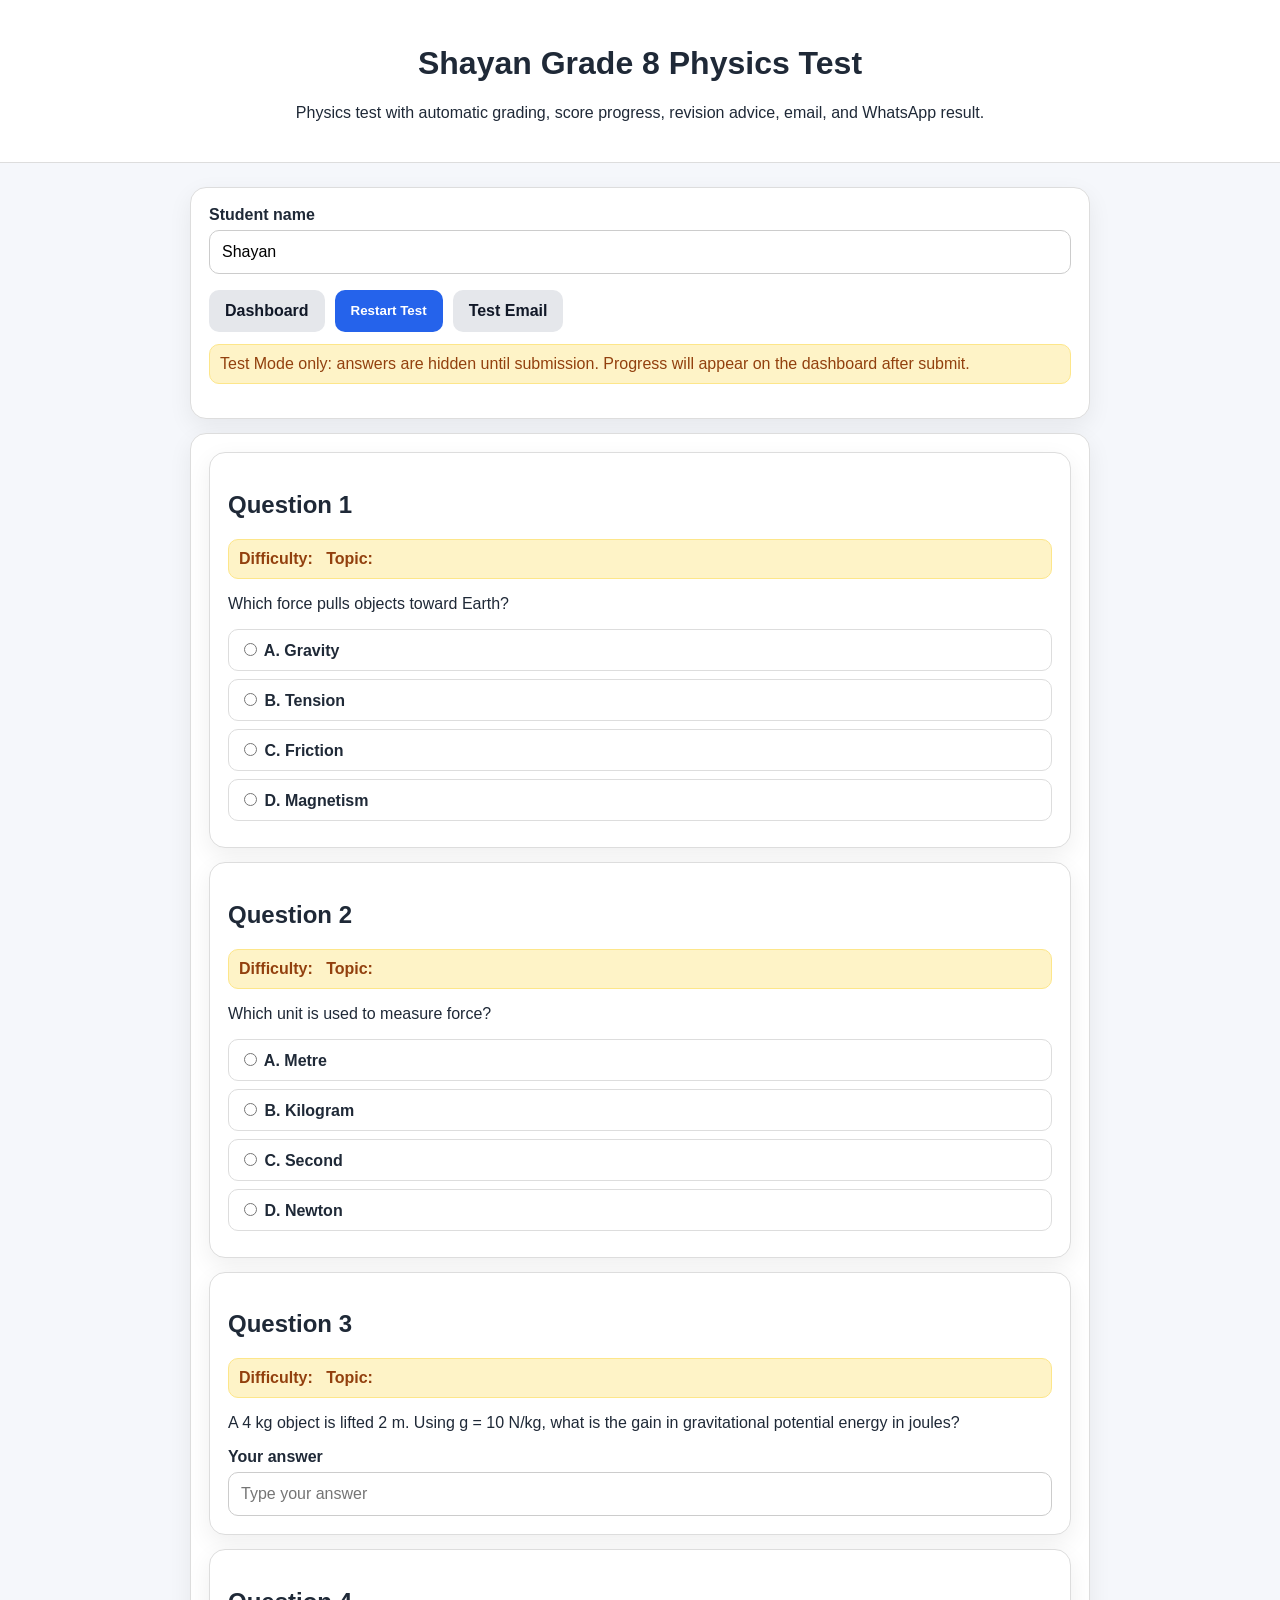
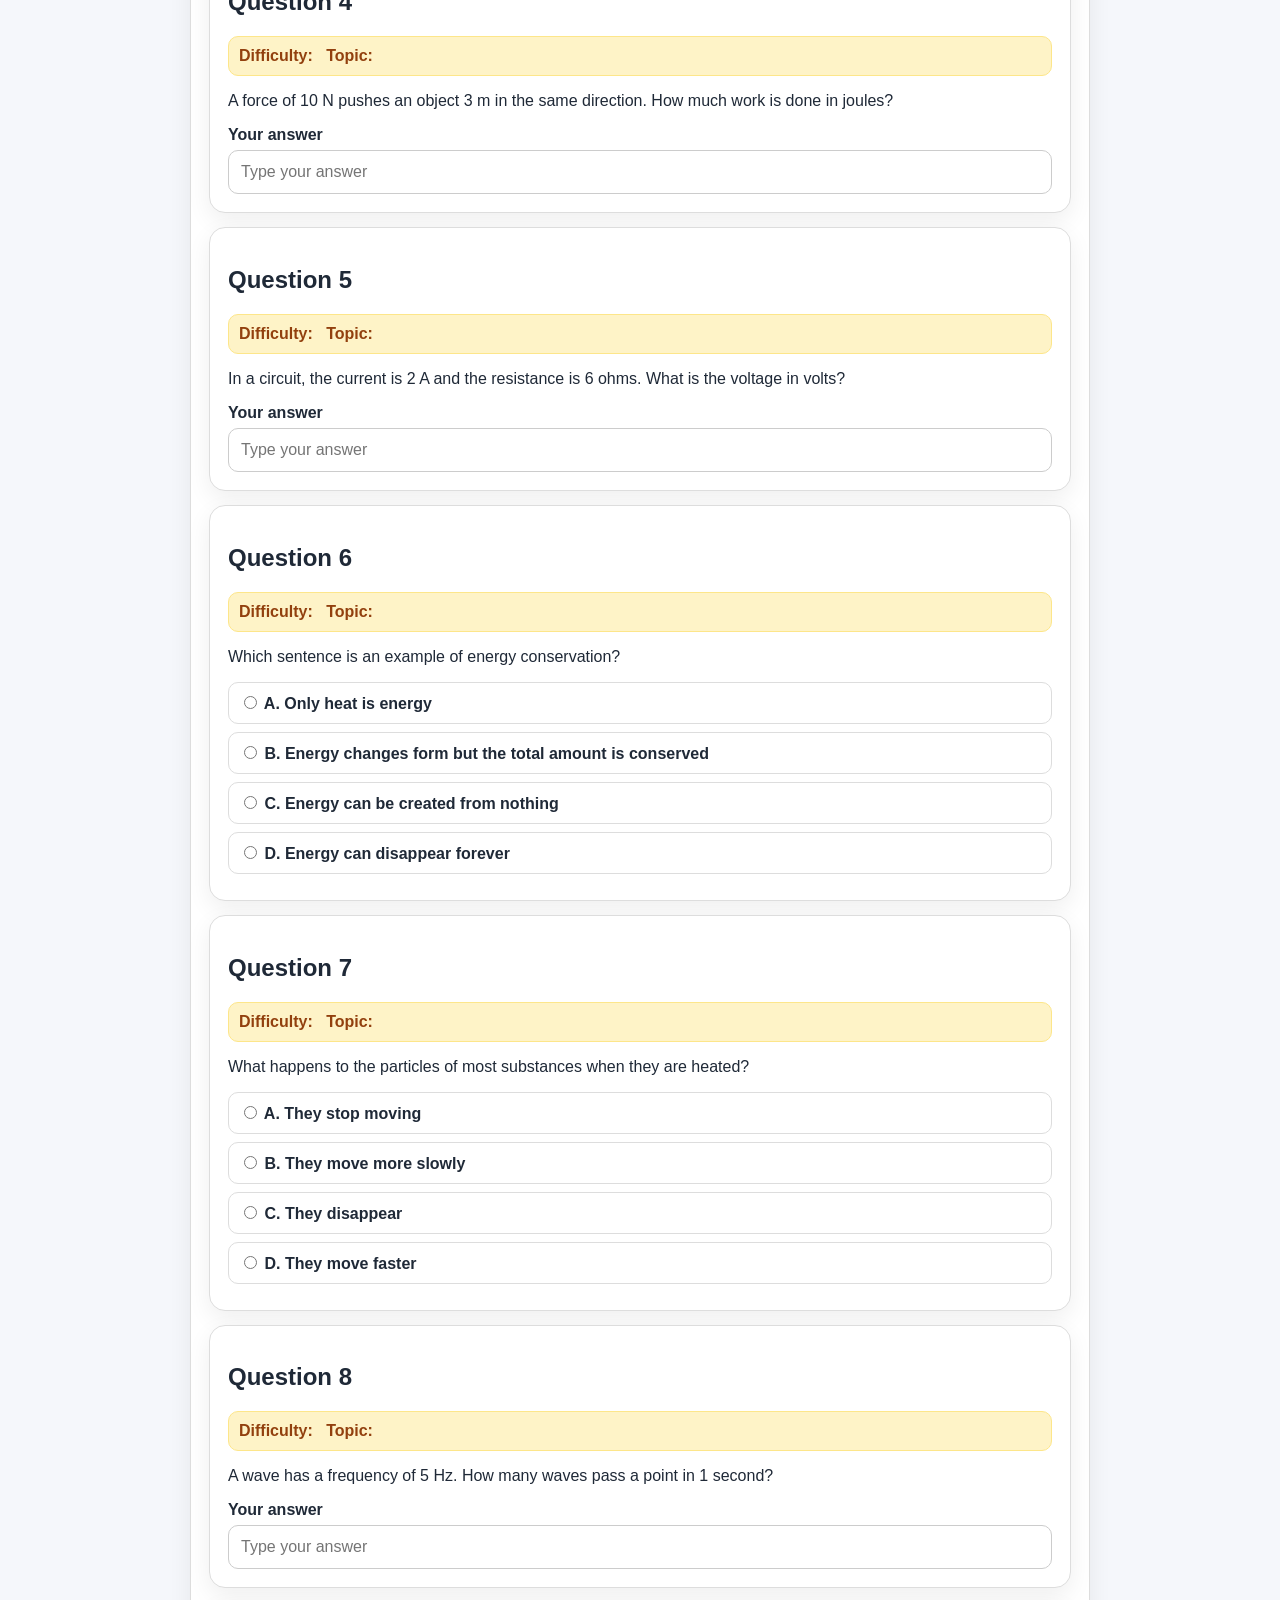
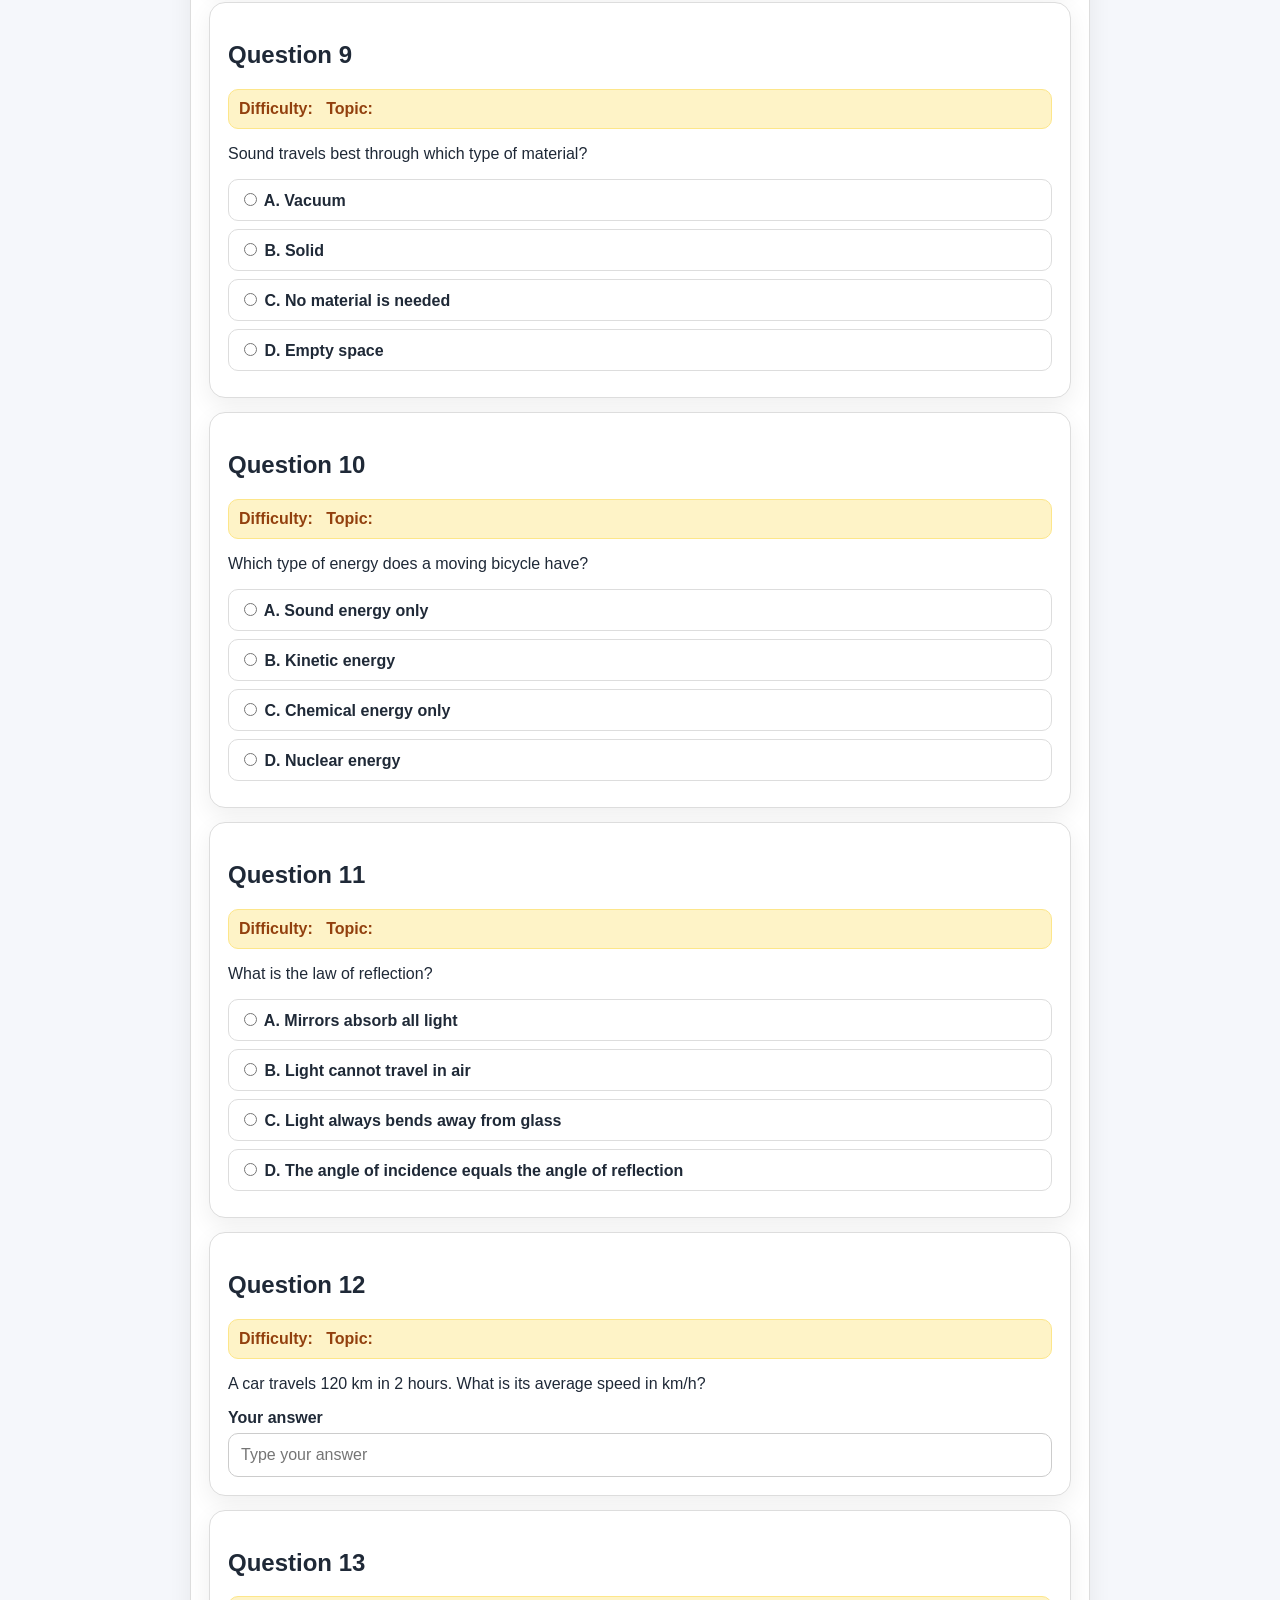
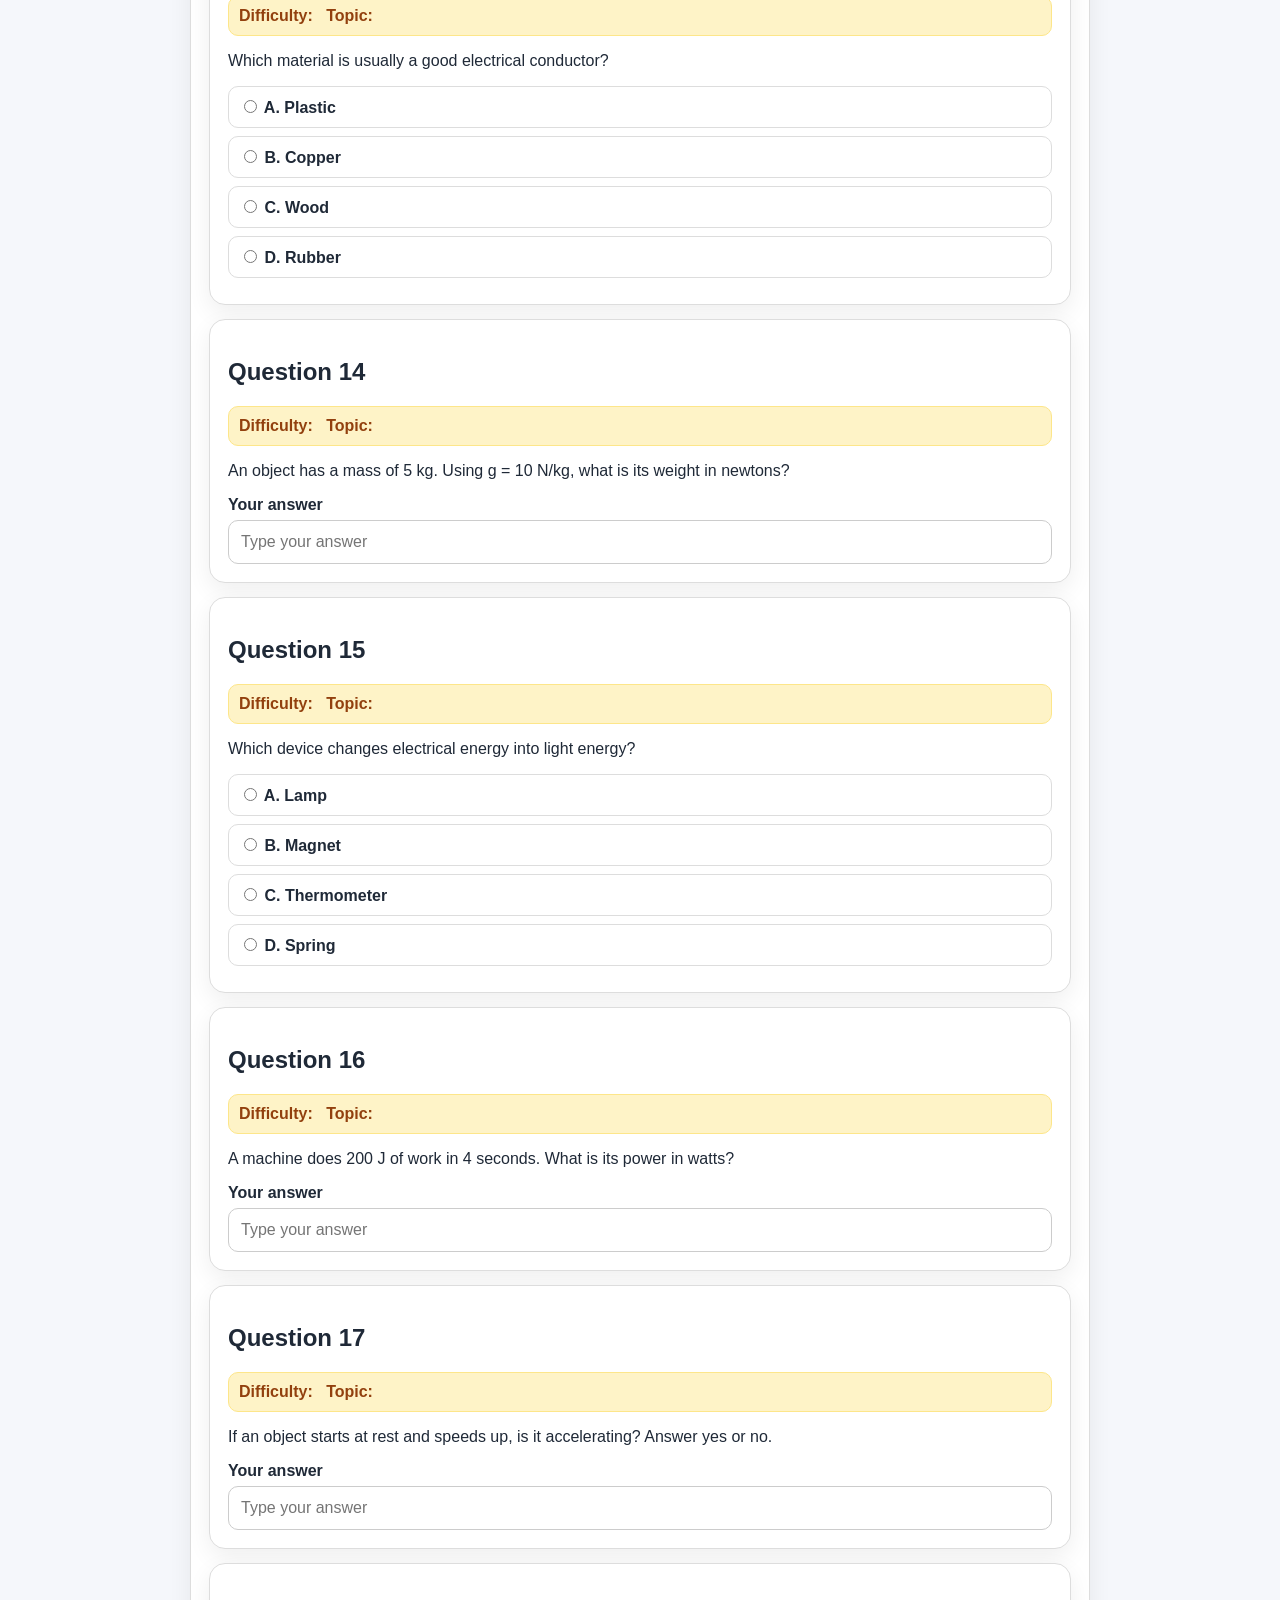
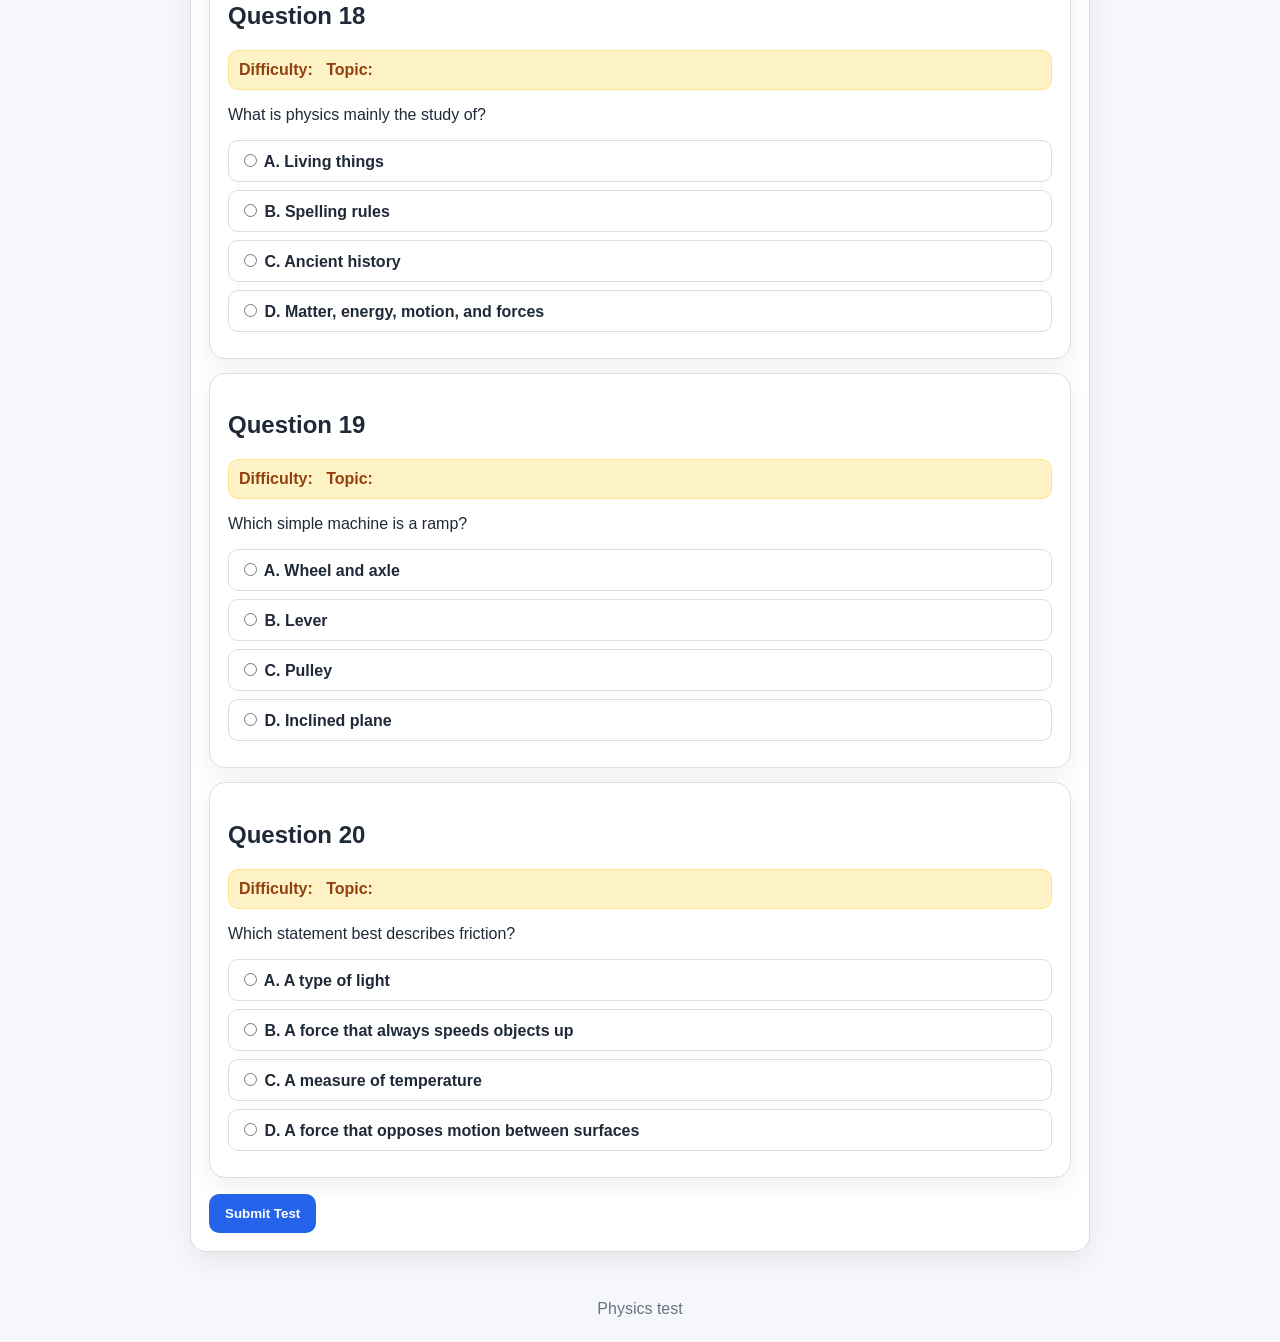
<file: physics.html>
<!DOCTYPE html><html lang="en"><head><meta charset="UTF-8"><meta name="viewport" content="width=device-width,initial-scale=1.0"><meta http-equiv="Cache-Control" content="no-cache, no-store, must-revalidate"><meta http-equiv="Pragma" content="no-cache"><meta http-equiv="Expires" content="0"><title>Shayan Grade 8 Physics Test</title><link rel="stylesheet" href="style.css?v=progress1"></head><body><header><h1 id="pageTitle">Shayan Grade 8 Physics Test</h1><p id="pageSub">Loading...</p></header><main><section class="panel"><label for="studentName">Student name</label><input id="studentName" type="text" value="Shayan"><div class="buttons"><a class="button secondary" href="index.html?v=progress1">Dashboard</a><button onclick="location.reload()">Restart Test</button><a class="button secondary" href="test-email.html" target="_blank">Test Email</a></div><p class="note">Test Mode only: answers are hidden until submission. Progress will appear on the dashboard after submit.</p></section><form id="quizForm" class="panel" onsubmit="gradeQuiz(event)"><div id="quizContainer">Loading questions...</div><div class="buttons"><button type="submit">Submit Test</button><button id="showAnswersBtn" type="button" class="secondary" onclick="showAnswers()">Review Answers</button></div><div id="resultBox" class="result"></div></form></main><footer>Physics test</footer><script>window.SUBJECT_QUIZ_CONFIG={subjectId:'physics',shortTitle:'Physics',title:'Shayan Grade 8 Physics Test',subtitle:'Physics test with automatic grading, score progress, revision advice, email, and WhatsApp result.',questionFile:'questions-physics.json'};</script><script src="config.js?v=progress1"></script><script src="quiz-engine.js?v=progress1"></script></body></html>
</file>
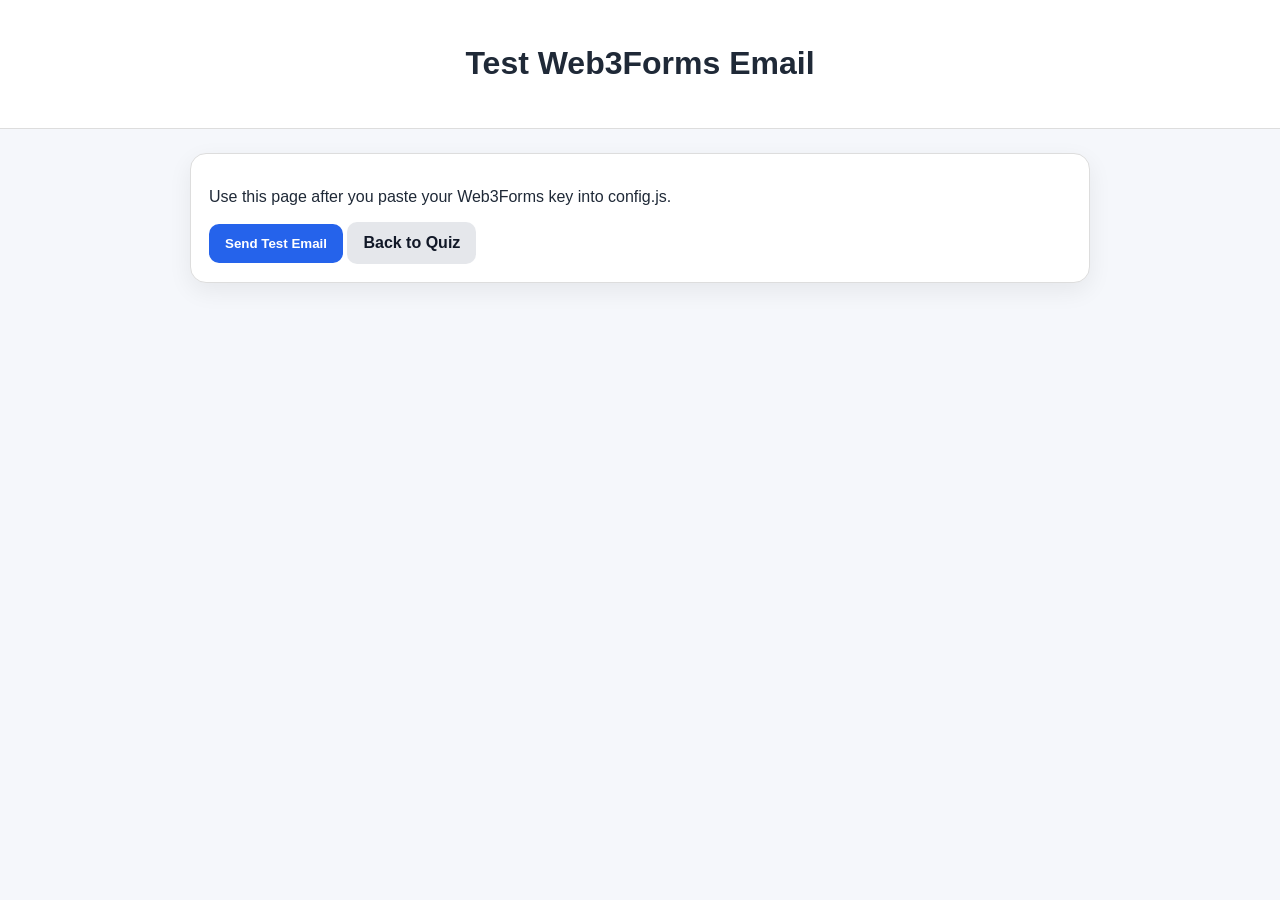
<file: test-email.html>
<!DOCTYPE html>
<html lang="en">
<head>
  <meta charset="UTF-8" />
  <meta name="viewport" content="width=device-width, initial-scale=1.0" />
  <title>Test Email</title>
  <link rel="stylesheet" href="style.css" />
</head>
<body>
  <header><h1>Test Web3Forms Email</h1></header>
  <main>
    <section class="panel">
      <p>Use this page after you paste your Web3Forms key into config.js.</p>
      <button onclick="sendTest()">Send Test Email</button>
      <a class="button secondary" href="index.html">Back to Quiz</a>
      <div id="status" class="status" style="display:none"></div>
    </section>
  </main>
  <script src="config.js"></script>
  <script>
    function cfg(k,f){return (window.QUIZ_CONFIG&&window.QUIZ_CONFIG[k])||f}
    async function sendTest(){
      let st=document.getElementById('status');st.style.display='block';
      let key=cfg('web3formsAccessKey','');let email=cfg('parentEmail','');
      if(!key){st.textContent='Web3Forms key is missing in config.js';return}
      st.textContent='Sending test...';
      try{
        let r=await fetch('https://api.web3forms.com/submit',{method:'POST',headers:{'Content-Type':'application/json','Accept':'application/json'},body:JSON.stringify({access_key:key,subject:'Test Email - Shayan Quiz',from_name:'Shayan Quiz Test',name:'Shayan Quiz Test',email:email,message:'This is a test from the Shayan quiz project.'})});
        let data=await r.json();
        if(r.ok&&data.success){st.textContent='Success. Web3Forms accepted the test. Check inbox/spam.'}else{st.textContent='Web3Forms rejected test: '+(data.message||'Unknown error')}
      }catch(e){st.textContent='Could not connect: '+e.message}
    }
  </script>
</body>
</html>
</file>
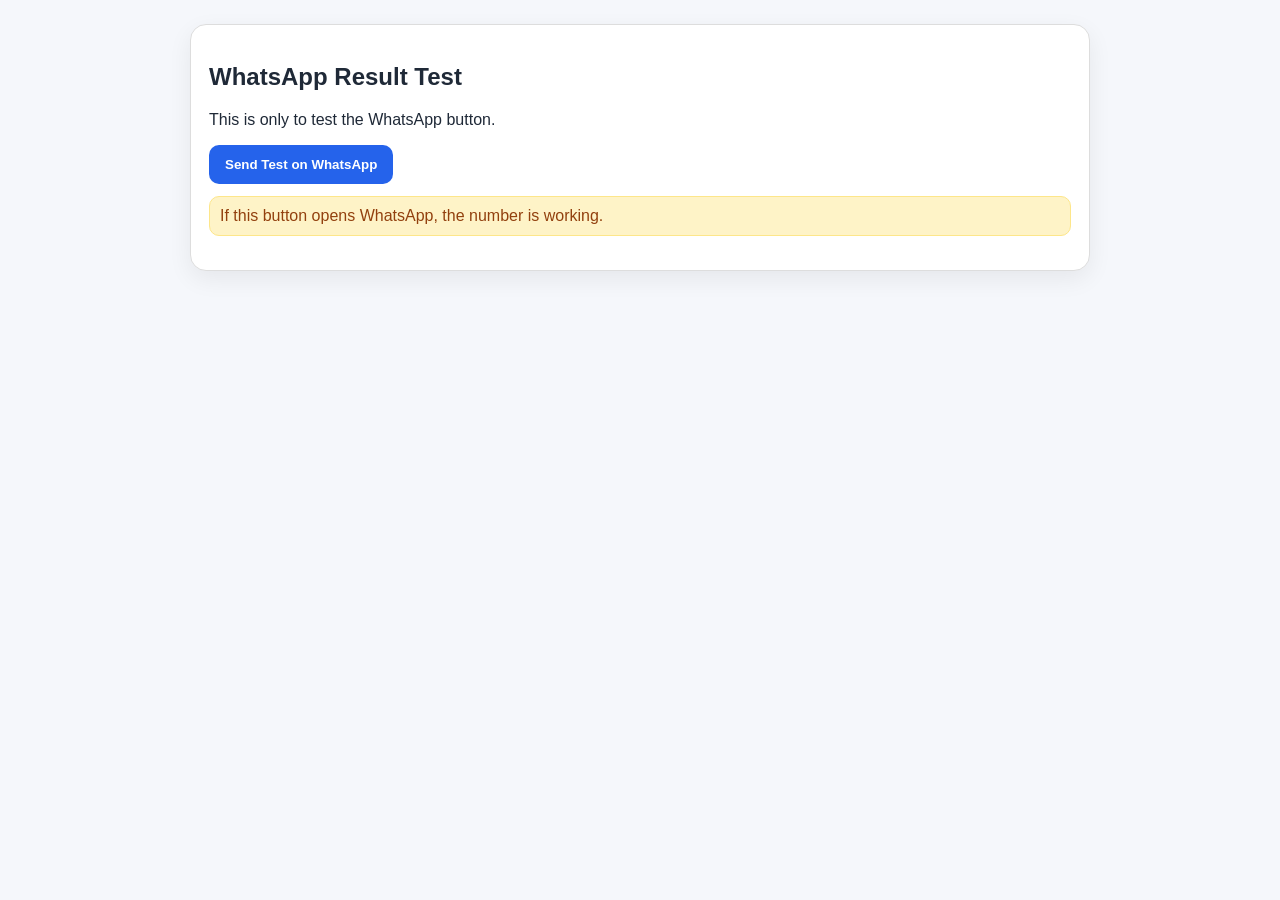
<file: whatsapp-test.html>
<!DOCTYPE html><html><head><meta charset="UTF-8"><meta name="viewport" content="width=device-width, initial-scale=1.0"><title>WhatsApp Test</title><link rel="stylesheet" href="style.css"></head><body><main><section class="panel"><h1>WhatsApp Result Test</h1><p>This is only to test the WhatsApp button.</p><button onclick="sendWA()">Send Test on WhatsApp</button><p class="note">If this button opens WhatsApp, the number is working.</p></section></main><script>function sendWA(){var n='163'+'999'+'99961';var m='Test message from Shayan quiz. WhatsApp button is working.';window.open('https://wa.me/'+n+'?text='+encodeURIComponent(m),'_blank')}</script></body></html>
</file>
<file: style.css>
body{margin:0;font-family:Arial,Helvetica,sans-serif;background:#f5f7fb;color:#1f2937}header{background:#fff;text-align:center;padding:24px;border-bottom:1px solid #ddd}main{max-width:900px;margin:24px auto;padding:0 16px}.panel,.question{background:#fff;border:1px solid #ddd;border-radius:16px;padding:18px;margin-bottom:14px;box-shadow:0 8px 25px #0001}label{font-weight:700;display:block;margin-bottom:6px}input[type=text]{width:100%;padding:12px;border:1px solid #ccc;border-radius:10px;font-size:16px;box-sizing:border-box}.buttons{display:flex;flex-wrap:wrap;gap:10px;margin-top:16px}button,.button{background:#2563eb;color:white;border:0;border-radius:10px;padding:12px 16px;font-weight:700;text-decoration:none;display:inline-block;cursor:pointer}.secondary{background:#e5e7eb;color:#111827}.option{display:block;border:1px solid #ddd;border-radius:10px;padding:10px;margin:8px 0}.feedback{display:none;margin-top:10px;padding:10px;border-radius:10px;font-weight:700}.correct{display:block;background:#dcfce7;color:#15803d}.wrong{display:block;background:#fee2e2;color:#b91c1c}.result{display:none;background:#eff6ff;border:1px solid #bfdbfe;border-radius:14px;padding:16px;margin-top:16px}.note{background:#fef3c7;color:#92400e;border:1px solid #fde68a;border-radius:10px;padding:10px;margin-top:12px}.status{background:#dbeafe;color:#1e40af;border:1px solid #bfdbfe;border-radius:10px;padding:10px;margin-top:12px;font-weight:700}footer{text-align:center;color:#6b7280;padding:24px}
</file>
